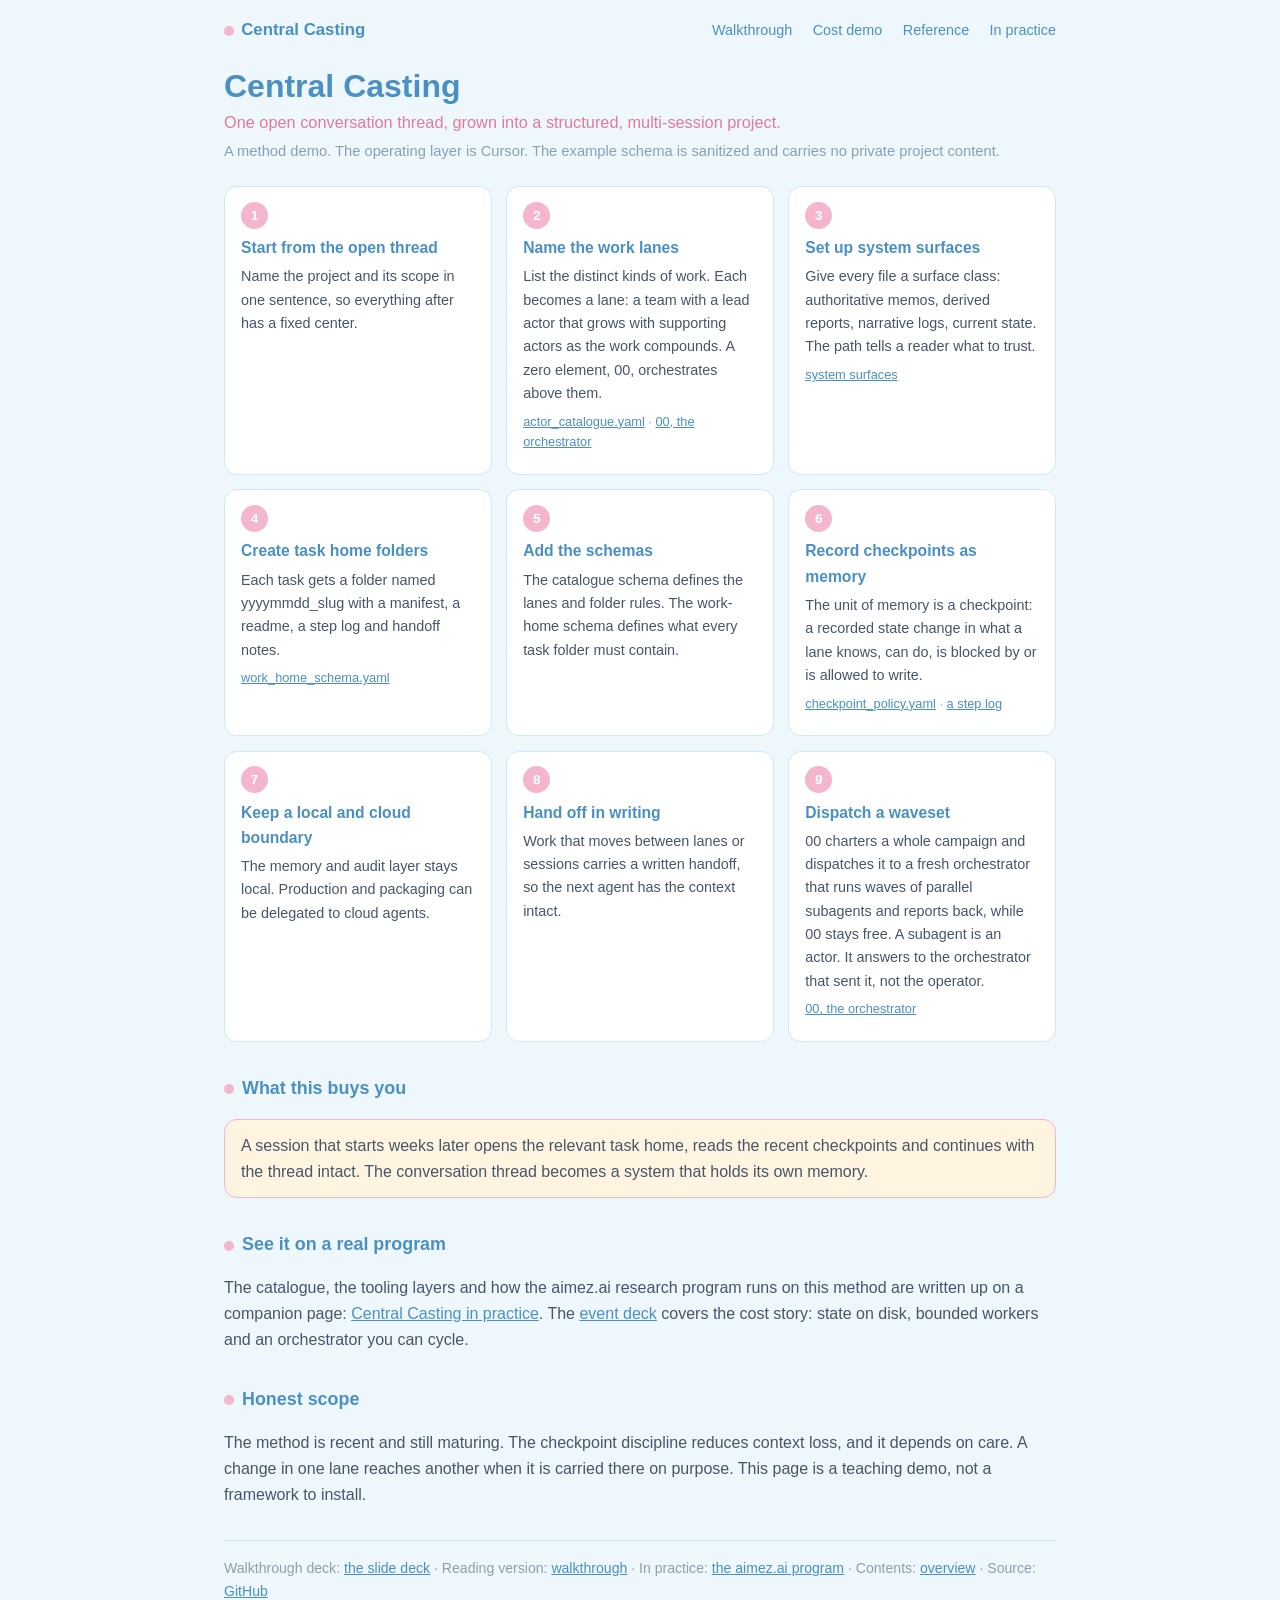
<file: index.html>
<!DOCTYPE html>
<html lang="en">
<head>
  <meta charset="UTF-8">
  <meta name="viewport" content="width=device-width, initial-scale=1.0">
  <title>Central Casting: a conversation thread to a structured project</title>
  <link rel="stylesheet" href="style.css">
</head>
<body>
  <header class="site-nav">
    <a class="brand" href="index.html">Central Casting</a>
    <nav>
      <a href="walkthrough-deck.html">Walkthrough</a>
      <a href="event-deck.html">Cost demo</a>
      <a href="reference.html">Reference</a>
      <a href="aimez-program.html">In practice</a>
    </nav>
  </header>
  <main>
    <h1>Central Casting</h1>
    <p class="subtitle">One open conversation thread, grown into a structured, multi-session project.</p>
    <p class="scope">A method demo. The operating layer is Cursor. The example schema is sanitized and carries no private project content.</p>

    <div class="steps">
      <div class="step">
        <span class="num">1</span>
        <h3>Start from the open thread</h3>
        <p>Name the project and its scope in one sentence, so everything after has a fixed center.</p>
      </div>
      <div class="step">
        <span class="num">2</span>
        <h3>Name the work lanes</h3>
        <p>List the distinct kinds of work. Each becomes a lane: a team with a lead actor that grows with supporting actors as the work compounds. A zero element, 00, orchestrates above them.</p>
        <p class="ref"><a href="example/actor_catalogue.yaml">actor_catalogue.yaml</a> &middot; <a href="example/orchestrator.html">00, the orchestrator</a></p>
      </div>
      <div class="step">
        <span class="num">3</span>
        <h3>Set up system surfaces</h3>
        <p>Give every file a surface class: authoritative memos, derived reports, narrative logs, current state. The path tells a reader what to trust.</p>
        <p class="ref"><a href="example/system-surfaces.html">system surfaces</a></p>
      </div>
      <div class="step">
        <span class="num">4</span>
        <h3>Create task home folders</h3>
        <p>Each task gets a folder named yyyymmdd_slug with a manifest, a readme, a step log and handoff notes.</p>
        <p class="ref"><a href="example/work_home_schema.yaml">work_home_schema.yaml</a></p>
      </div>
      <div class="step">
        <span class="num">5</span>
        <h3>Add the schemas</h3>
        <p>The catalogue schema defines the lanes and folder rules. The work-home schema defines what every task folder must contain.</p>
      </div>
      <div class="step">
        <span class="num">6</span>
        <h3>Record checkpoints as memory</h3>
        <p>The unit of memory is a checkpoint: a recorded state change in what a lane knows, can do, is blocked by or is allowed to write.</p>
        <p class="ref"><a href="example/checkpoint_policy.yaml">checkpoint_policy.yaml</a> &middot; <a href="example/step-log.html">a step log</a></p>
      </div>
      <div class="step">
        <span class="num">7</span>
        <h3>Keep a local and cloud boundary</h3>
        <p>The memory and audit layer stays local. Production and packaging can be delegated to cloud agents.</p>
      </div>
      <div class="step">
        <span class="num">8</span>
        <h3>Hand off in writing</h3>
        <p>Work that moves between lanes or sessions carries a written handoff, so the next agent has the context intact.</p>
      </div>
      <div class="step">
        <span class="num">9</span>
        <h3>Dispatch a waveset</h3>
        <p>00 charters a whole campaign and dispatches it to a fresh orchestrator that runs waves of parallel subagents and reports back, while 00 stays free. A subagent is an actor. It answers to the orchestrator that sent it, not the operator.</p>
        <p class="ref"><a href="example/orchestrator.html">00, the orchestrator</a></p>
      </div>
    </div>

    <h2>What this buys you</h2>
    <div class="callout"><p>A session that starts weeks later opens the relevant task home, reads the recent checkpoints and continues with the thread intact. The conversation thread becomes a system that holds its own memory.</p></div>

  <h2>See it on a real program</h2>
  <p>The catalogue, the tooling layers and how the aimez.ai research program runs on this method are written up on a companion page: <a href="aimez-program.html">Central Casting in practice</a>. The <a href="event-deck.html">event deck</a> covers the cost story: state on disk, bounded workers and an orchestrator you can cycle.</p>

    <h2>Honest scope</h2>
    <p>The method is recent and still maturing. The checkpoint discipline reduces context loss, and it depends on care. A change in one lane reaches another when it is carried there on purpose. This page is a teaching demo, not a framework to install.</p>

    <p class="foot">Walkthrough deck: <a href="walkthrough-deck.html">the slide deck</a> &middot; Reading version: <a href="walkthrough.html">walkthrough</a> &middot; In practice: <a href="aimez-program.html">the aimez.ai program</a> &middot; Contents: <a href="readme.html">overview</a> &middot; Source: <a href="https://github.com/GilRaitses/central-casting">GitHub</a></p>
  </main>
</body>
</html>
</file>
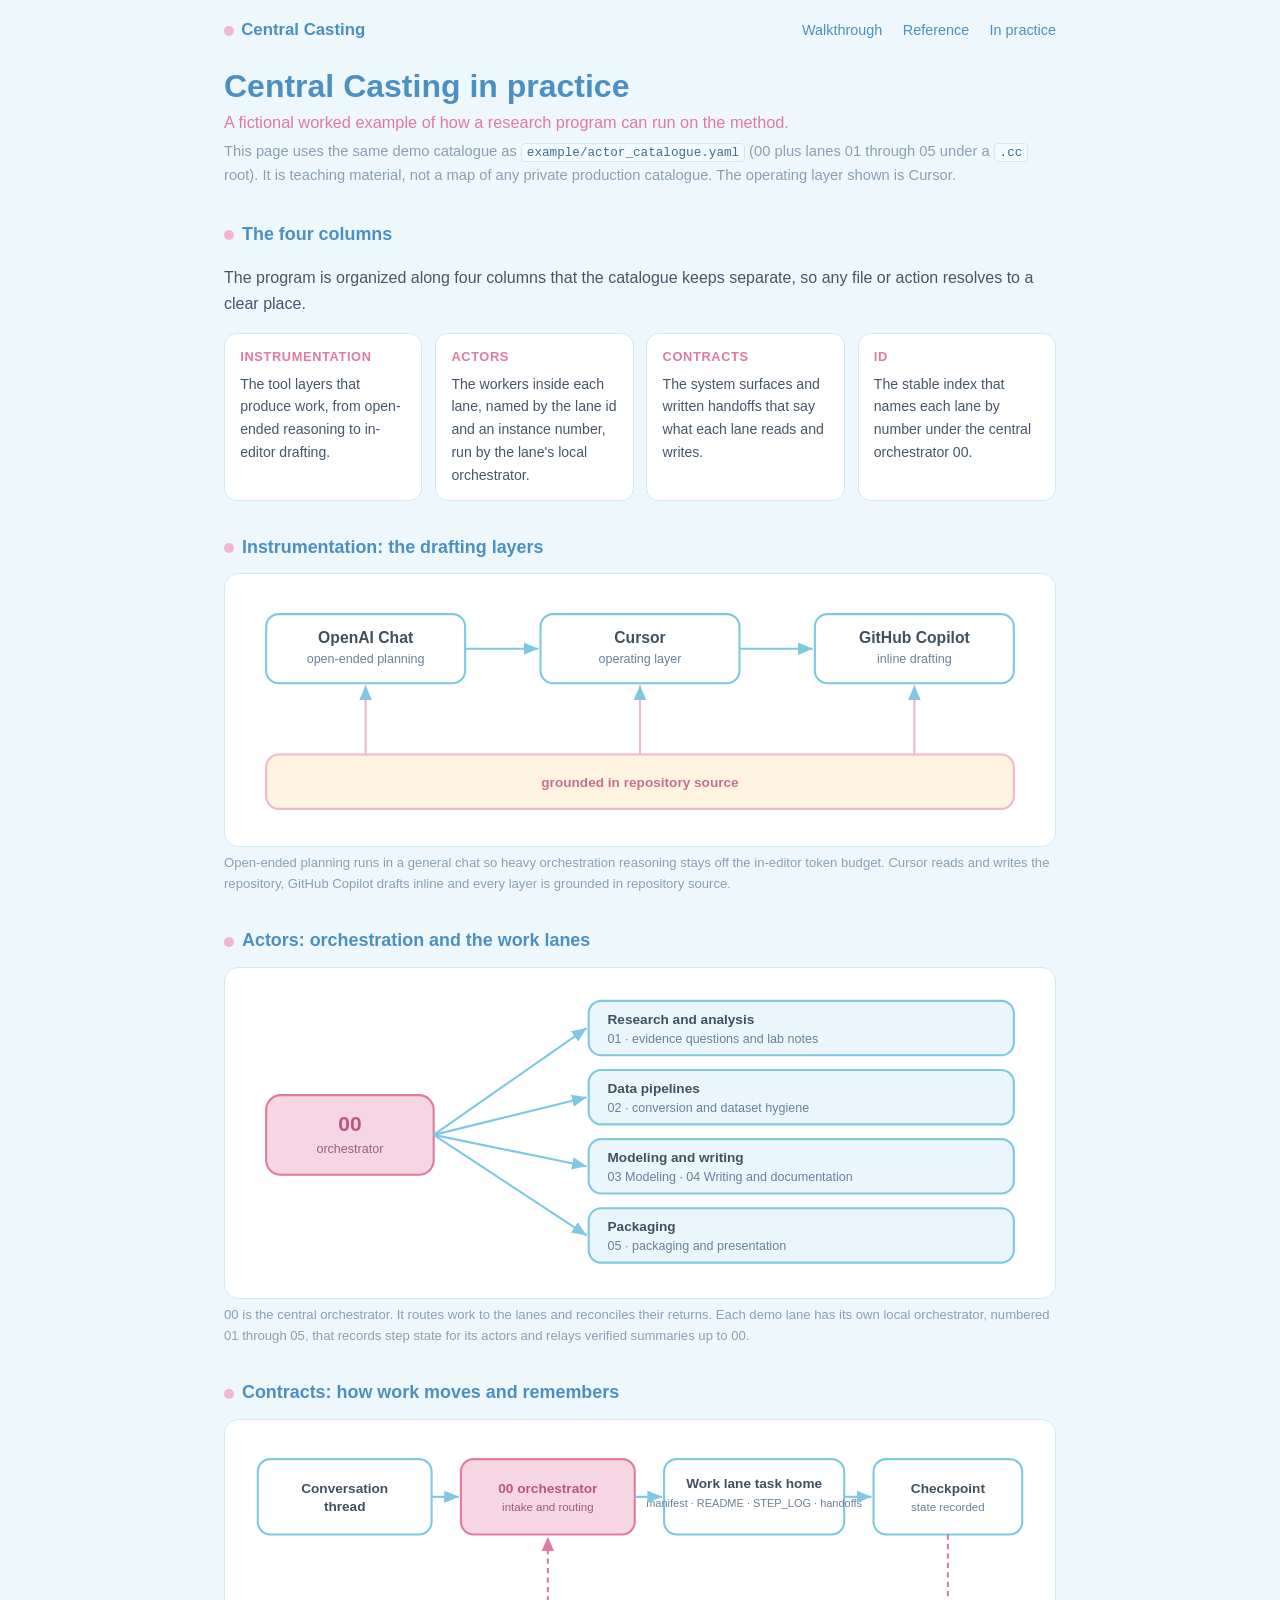
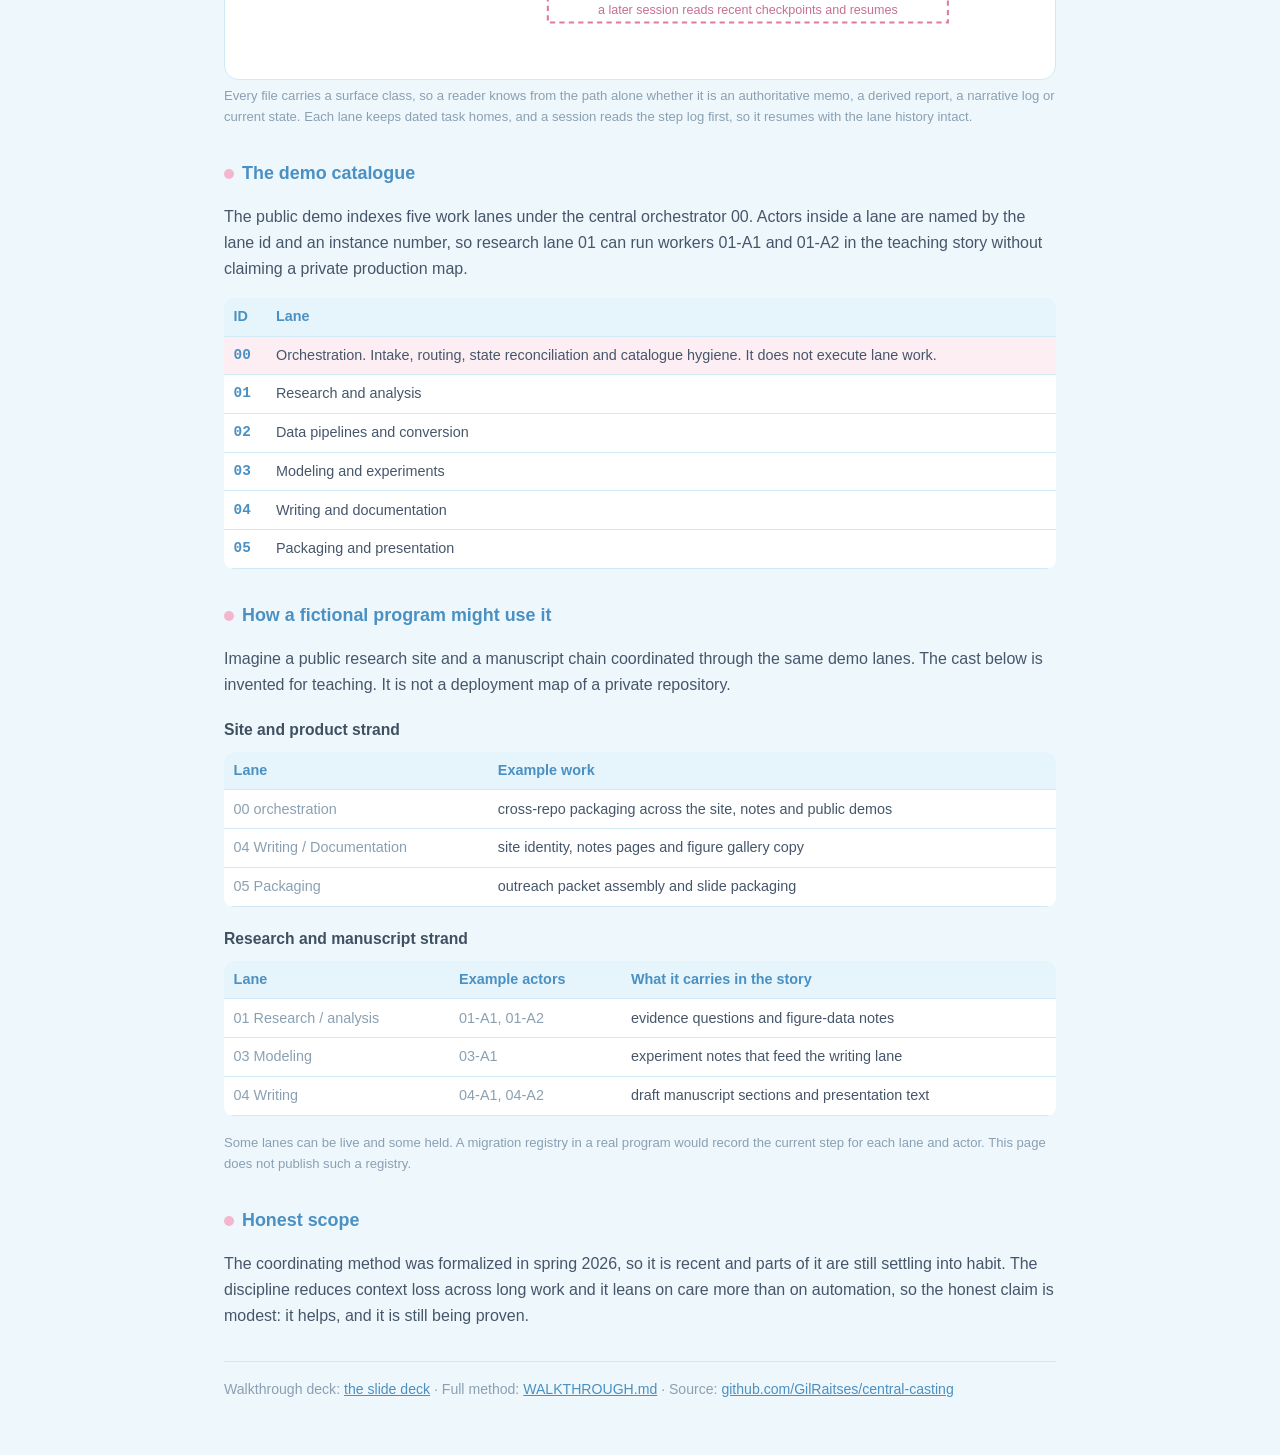
<file: aimez-program.html>
<!DOCTYPE html>
<html lang="en">
<head>
  <meta charset="UTF-8">
  <meta name="viewport" content="width=device-width, initial-scale=1.0">
  <title>Central Casting in practice: a fictional worked example</title>
  <link rel="stylesheet" href="style.css">
</head>
<body>
  <header class="site-nav">
    <a class="brand" href="index.html">Central Casting</a>
    <nav>
      <a href="walkthrough-deck.html">Walkthrough</a>
      <a href="reference.html">Reference</a>
      <a href="aimez-program.html">In practice</a>
    </nav>
  </header>
<main>
  <h1>Central Casting in practice</h1>
  <p class="subtitle">A fictional worked example of how a research program can run on the method.</p>
  <p class="scope">This page uses the same demo catalogue as <code>example/actor_catalogue.yaml</code> (00 plus lanes 01 through 05 under a <code>.cc</code> root). It is teaching material, not a map of any private production catalogue. The operating layer shown is Cursor.</p>

  <h2>The four columns</h2>
  <p>The program is organized along four columns that the catalogue keeps separate, so any file or action resolves to a clear place.</p>
  <div class="cols">
    <div class="col"><h4>Instrumentation</h4><p>The tool layers that produce work, from open-ended reasoning to in-editor drafting.</p></div>
    <div class="col"><h4>Actors</h4><p>The workers inside each lane, named by the lane id and an instance number, run by the lane's local orchestrator.</p></div>
    <div class="col"><h4>Contracts</h4><p>The system surfaces and written handoffs that say what each lane reads and writes.</p></div>
    <div class="col"><h4>ID</h4><p>The stable index that names each lane by number under the central orchestrator 00.</p></div>
  </div>

  <h2>Instrumentation: the drafting layers</h2>
  <div class="diagram">
    <svg viewBox="0 0 762 232" role="img" aria-label="Open-ended planning in a general chat feeds Cursor, which feeds GitHub Copilot, all grounded in repository source">
      <defs>
        <marker id="ar" markerWidth="9" markerHeight="9" refX="7" refY="3" orient="auto" markerUnits="strokeWidth"><path d="M0,0 L7,3 L0,6 z" fill="#7ec8e3"/></marker>
      </defs>
      <g font-family="sans-serif">
        <rect x="24" y="24" width="190" height="66" rx="12" fill="#ffffff" stroke="#7ec8e3" stroke-width="2"/>
        <text x="119" y="52" text-anchor="middle" font-size="15" font-weight="600" fill="#3f5161">OpenAI Chat</text>
        <text x="119" y="71" text-anchor="middle" font-size="12" fill="#6a8198">open-ended planning</text>

        <rect x="286" y="24" width="190" height="66" rx="12" fill="#ffffff" stroke="#7ec8e3" stroke-width="2"/>
        <text x="381" y="52" text-anchor="middle" font-size="15" font-weight="600" fill="#3f5161">Cursor</text>
        <text x="381" y="71" text-anchor="middle" font-size="12" fill="#6a8198">operating layer</text>

        <rect x="548" y="24" width="190" height="66" rx="12" fill="#ffffff" stroke="#7ec8e3" stroke-width="2"/>
        <text x="643" y="52" text-anchor="middle" font-size="15" font-weight="600" fill="#3f5161">GitHub Copilot</text>
        <text x="643" y="71" text-anchor="middle" font-size="12" fill="#6a8198">inline drafting</text>

        <line x1="214" y1="57" x2="284" y2="57" stroke="#7ec8e3" stroke-width="2" marker-end="url(#ar)"/>
        <line x1="476" y1="57" x2="546" y2="57" stroke="#7ec8e3" stroke-width="2" marker-end="url(#ar)"/>

        <rect x="24" y="158" width="714" height="52" rx="12" fill="#fff4e0" stroke="#f3b6cd" stroke-width="2"/>
        <text x="381" y="189" text-anchor="middle" font-size="13" font-weight="600" fill="#c76f93">grounded in repository source</text>

        <line x1="119" y1="158" x2="119" y2="92" stroke="#f3b6cd" stroke-width="2" marker-end="url(#ar)"/>
        <line x1="381" y1="158" x2="381" y2="92" stroke="#f3b6cd" stroke-width="2" marker-end="url(#ar)"/>
        <line x1="643" y1="158" x2="643" y2="92" stroke="#f3b6cd" stroke-width="2" marker-end="url(#ar)"/>
      </g>
    </svg>
  </div>
  <p class="cap">Open-ended planning runs in a general chat so heavy orchestration reasoning stays off the in-editor token budget. Cursor reads and writes the repository, GitHub Copilot drafts inline and every layer is grounded in repository source.</p>

  <h2>Actors: orchestration and the work lanes</h2>
  <div class="diagram">
    <svg viewBox="0 0 762 288" role="img" aria-label="The 00 orchestrator routes work to five demo lanes">
      <defs>
        <marker id="ar2" markerWidth="9" markerHeight="9" refX="7" refY="3" orient="auto" markerUnits="strokeWidth"><path d="M0,0 L7,3 L0,6 z" fill="#7ec8e3"/></marker>
      </defs>
      <g font-family="sans-serif">
        <rect x="24" y="108" width="160" height="76" rx="14" fill="#f7d6e3" stroke="#e07a9f" stroke-width="2"/>
        <text x="104" y="142" text-anchor="middle" font-size="20" font-weight="700" fill="#b8567f">00</text>
        <text x="104" y="163" text-anchor="middle" font-size="12" fill="#a05c79">orchestrator</text>

        <rect x="332" y="18" width="406" height="52" rx="12" fill="#eaf6fc" stroke="#7ec8e3" stroke-width="2"/>
        <text x="350" y="40" font-size="13" font-weight="600" fill="#3f5161">Research and analysis</text>
        <text x="350" y="58" font-size="12" fill="#6a8198">01 · evidence questions and lab notes</text>

        <rect x="332" y="84" width="406" height="52" rx="12" fill="#eaf6fc" stroke="#7ec8e3" stroke-width="2"/>
        <text x="350" y="106" font-size="13" font-weight="600" fill="#3f5161">Data pipelines</text>
        <text x="350" y="124" font-size="12" fill="#6a8198">02 · conversion and dataset hygiene</text>

        <rect x="332" y="150" width="406" height="52" rx="12" fill="#eaf6fc" stroke="#7ec8e3" stroke-width="2"/>
        <text x="350" y="172" font-size="13" font-weight="600" fill="#3f5161">Modeling and writing</text>
        <text x="350" y="190" font-size="12" fill="#6a8198">03 Modeling · 04 Writing and documentation</text>

        <rect x="332" y="216" width="406" height="52" rx="12" fill="#eaf6fc" stroke="#7ec8e3" stroke-width="2"/>
        <text x="350" y="238" font-size="13" font-weight="600" fill="#3f5161">Packaging</text>
        <text x="350" y="256" font-size="12" fill="#6a8198">05 · packaging and presentation</text>

        <line x1="184" y1="146" x2="330" y2="44" stroke="#7ec8e3" stroke-width="2" marker-end="url(#ar2)"/>
        <line x1="184" y1="146" x2="330" y2="110" stroke="#7ec8e3" stroke-width="2" marker-end="url(#ar2)"/>
        <line x1="184" y1="146" x2="330" y2="176" stroke="#7ec8e3" stroke-width="2" marker-end="url(#ar2)"/>
        <line x1="184" y1="146" x2="330" y2="242" stroke="#7ec8e3" stroke-width="2" marker-end="url(#ar2)"/>
      </g>
    </svg>
  </div>
  <p class="cap">00 is the central orchestrator. It routes work to the lanes and reconciles their returns. Each demo lane has its own local orchestrator, numbered 01 through 05, that records step state for its actors and relays verified summaries up to 00.</p>

  <h2>Contracts: how work moves and remembers</h2>
  <div class="diagram">
    <svg viewBox="0 0 762 220" role="img" aria-label="A thread is routed by 00 to a work lane task home, which records checkpoints a later session reads to resume">
      <defs>
        <marker id="ar3" markerWidth="9" markerHeight="9" refX="7" refY="3" orient="auto" markerUnits="strokeWidth"><path d="M0,0 L7,3 L0,6 z" fill="#7ec8e3"/></marker>
        <marker id="ar3p" markerWidth="9" markerHeight="9" refX="7" refY="3" orient="auto" markerUnits="strokeWidth"><path d="M0,0 L7,3 L0,6 z" fill="#e07a9f"/></marker>
      </defs>
      <g font-family="sans-serif">
        <rect x="16" y="24" width="166" height="72" rx="12" fill="#ffffff" stroke="#7ec8e3" stroke-width="2"/>
        <text x="99" y="56" text-anchor="middle" font-size="13" font-weight="600" fill="#3f5161">Conversation</text>
        <text x="99" y="74" text-anchor="middle" font-size="13" font-weight="600" fill="#3f5161">thread</text>

        <rect x="210" y="24" width="166" height="72" rx="12" fill="#f7d6e3" stroke="#e07a9f" stroke-width="2"/>
        <text x="293" y="56" text-anchor="middle" font-size="13" font-weight="600" fill="#b8567f">00 orchestrator</text>
        <text x="293" y="74" text-anchor="middle" font-size="11" fill="#a05c79">intake and routing</text>

        <rect x="404" y="24" width="172" height="72" rx="12" fill="#ffffff" stroke="#7ec8e3" stroke-width="2"/>
        <text x="490" y="52" text-anchor="middle" font-size="13" font-weight="600" fill="#3f5161">Work lane task home</text>
        <text x="490" y="70" text-anchor="middle" font-size="10.5" fill="#6a8198">manifest &#183; README &#183; STEP&#95;LOG &#183; handoffs</text>

        <rect x="604" y="24" width="142" height="72" rx="12" fill="#ffffff" stroke="#7ec8e3" stroke-width="2"/>
        <text x="675" y="56" text-anchor="middle" font-size="13" font-weight="600" fill="#3f5161">Checkpoint</text>
        <text x="675" y="74" text-anchor="middle" font-size="11" fill="#6a8198">state recorded</text>

        <line x1="182" y1="60" x2="208" y2="60" stroke="#7ec8e3" stroke-width="2" marker-end="url(#ar3)"/>
        <line x1="376" y1="60" x2="402" y2="60" stroke="#7ec8e3" stroke-width="2" marker-end="url(#ar3)"/>
        <line x1="576" y1="60" x2="602" y2="60" stroke="#7ec8e3" stroke-width="2" marker-end="url(#ar3)"/>

        <path d="M675,96 L675,180 L293,180 L293,98" fill="none" stroke="#e07a9f" stroke-width="2" stroke-dasharray="5,4" marker-end="url(#ar3p)"/>
        <text x="484" y="172" text-anchor="middle" font-size="12" fill="#c76f93">a later session reads recent checkpoints and resumes</text>
      </g>
    </svg>
  </div>
  <p class="cap">Every file carries a surface class, so a reader knows from the path alone whether it is an authoritative memo, a derived report, a narrative log or current state. Each lane keeps dated task homes, and a session reads the step log first, so it resumes with the lane history intact.</p>

  <h2>The demo catalogue</h2>
  <p>The public demo indexes five work lanes under the central orchestrator 00. Actors inside a lane are named by the lane id and an instance number, so research lane 01 can run workers 01-A1 and 01-A2 in the teaching story without claiming a private production map.</p>
  <table>
    <tr><th>ID</th><th>Lane</th></tr>
    <tr class="o0"><td class="id">00</td><td>Orchestration. Intake, routing, state reconciliation and catalogue hygiene. It does not execute lane work.</td></tr>
    <tr><td class="id">01</td><td>Research and analysis</td></tr>
    <tr><td class="id">02</td><td>Data pipelines and conversion</td></tr>
    <tr><td class="id">03</td><td>Modeling and experiments</td></tr>
    <tr><td class="id">04</td><td>Writing and documentation</td></tr>
    <tr><td class="id">05</td><td>Packaging and presentation</td></tr>
  </table>

  <h2>How a fictional program might use it</h2>
  <p>Imagine a public research site and a manuscript chain coordinated through the same demo lanes. The cast below is invented for teaching. It is not a deployment map of a private repository.</p>

  <h3>Site and product strand</h3>
  <table>
    <tr><th>Lane</th><th>Example work</th></tr>
    <tr><td class="lt">00 orchestration</td><td>cross-repo packaging across the site, notes and public demos</td></tr>
    <tr><td class="lt">04 Writing / Documentation</td><td>site identity, notes pages and figure gallery copy</td></tr>
    <tr><td class="lt">05 Packaging</td><td>outreach packet assembly and slide packaging</td></tr>
  </table>

  <h3>Research and manuscript strand</h3>
  <table>
    <tr><th>Lane</th><th>Example actors</th><th>What it carries in the story</th></tr>
    <tr><td class="lt">01 Research / analysis</td><td class="lt">01-A1, 01-A2</td><td>evidence questions and figure-data notes</td></tr>
    <tr><td class="lt">03 Modeling</td><td class="lt">03-A1</td><td>experiment notes that feed the writing lane</td></tr>
    <tr><td class="lt">04 Writing</td><td class="lt">04-A1, 04-A2</td><td>draft manuscript sections and presentation text</td></tr>
  </table>
  <p class="cap">Some lanes can be live and some held. A migration registry in a real program would record the current step for each lane and actor. This page does not publish such a registry.</p>

  <h2>Honest scope</h2>
  <p>The coordinating method was formalized in spring 2026, so it is recent and parts of it are still settling into habit. The discipline reduces context loss across long work and it leans on care more than on automation, so the honest claim is modest: it helps, and it is still being proven.</p>

  <p class="foot">Walkthrough deck: <a href="walkthrough-deck.html">the slide deck</a> &middot; Full method: <a href="WALKTHROUGH.md">WALKTHROUGH.md</a> &middot; Source: <a href="https://github.com/GilRaitses/central-casting">github.com/GilRaitses/central-casting</a></p>
</main>
</body>
</html>
</file>
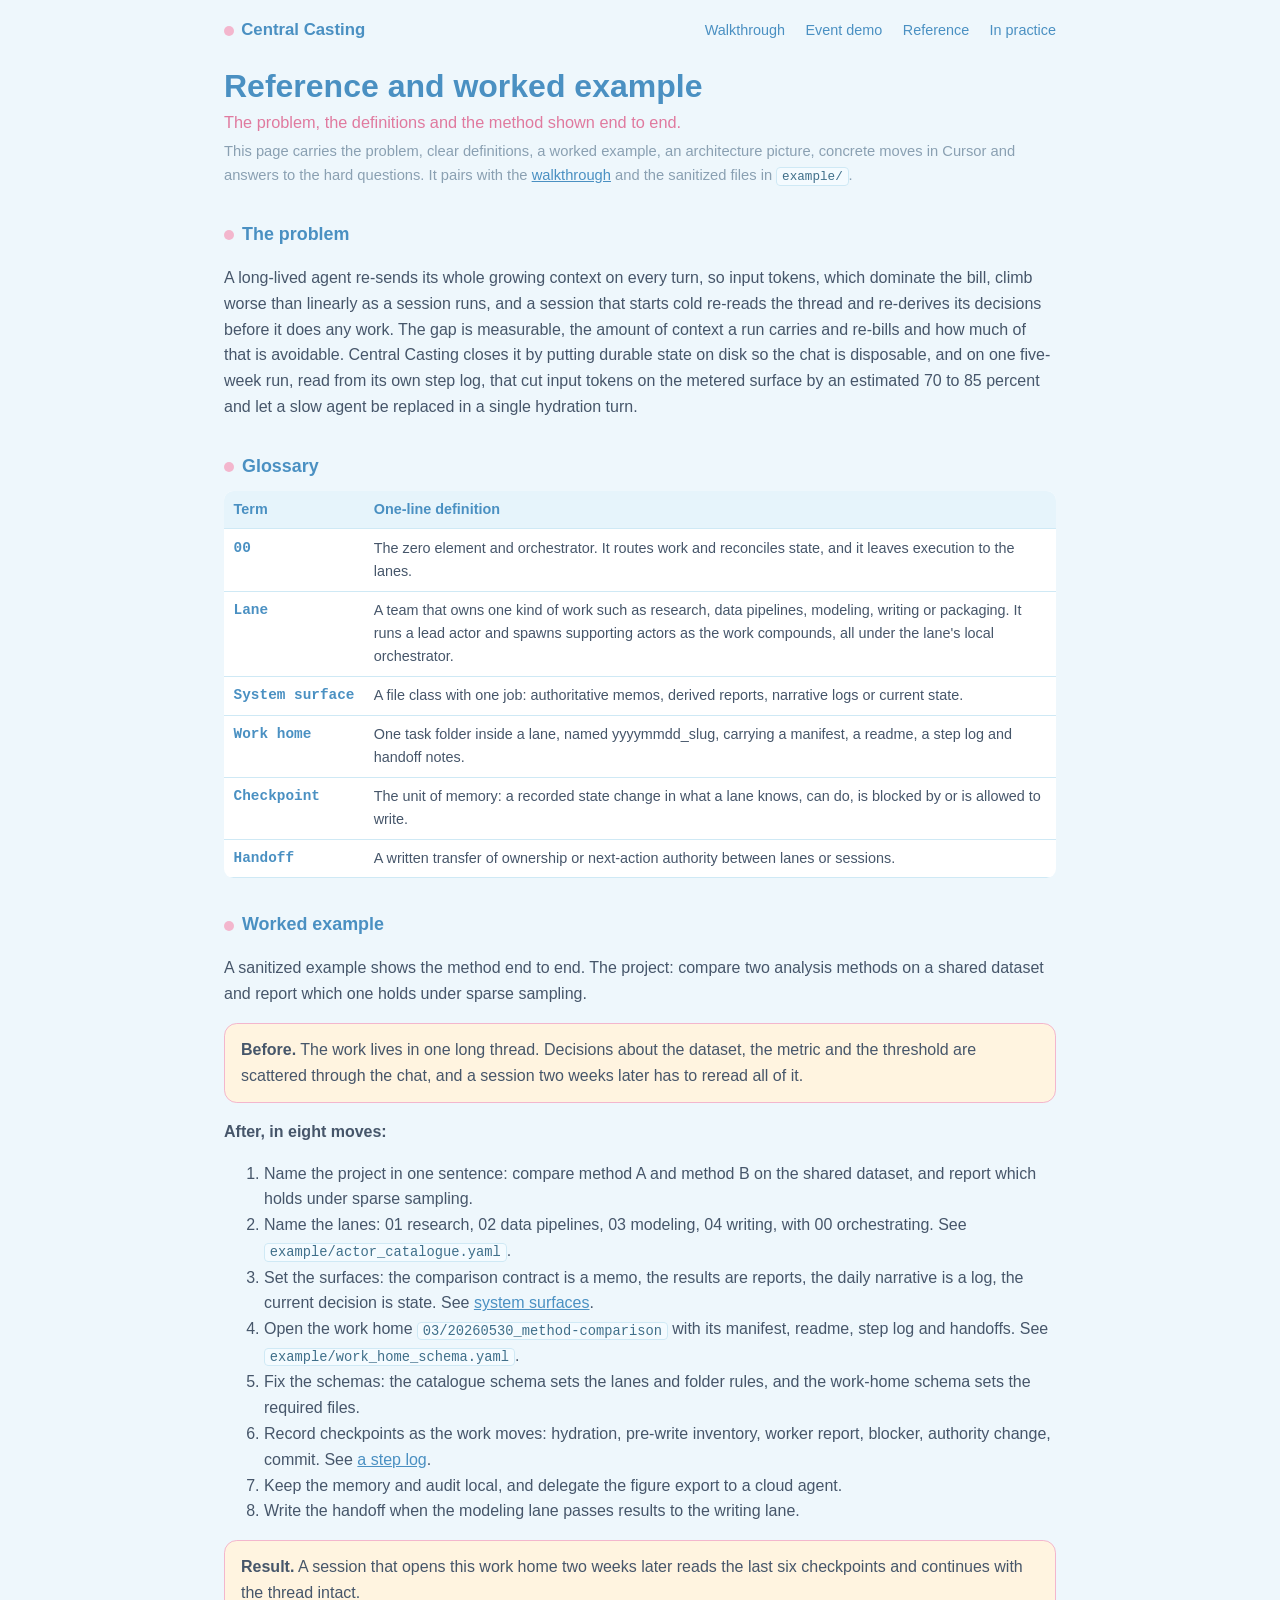
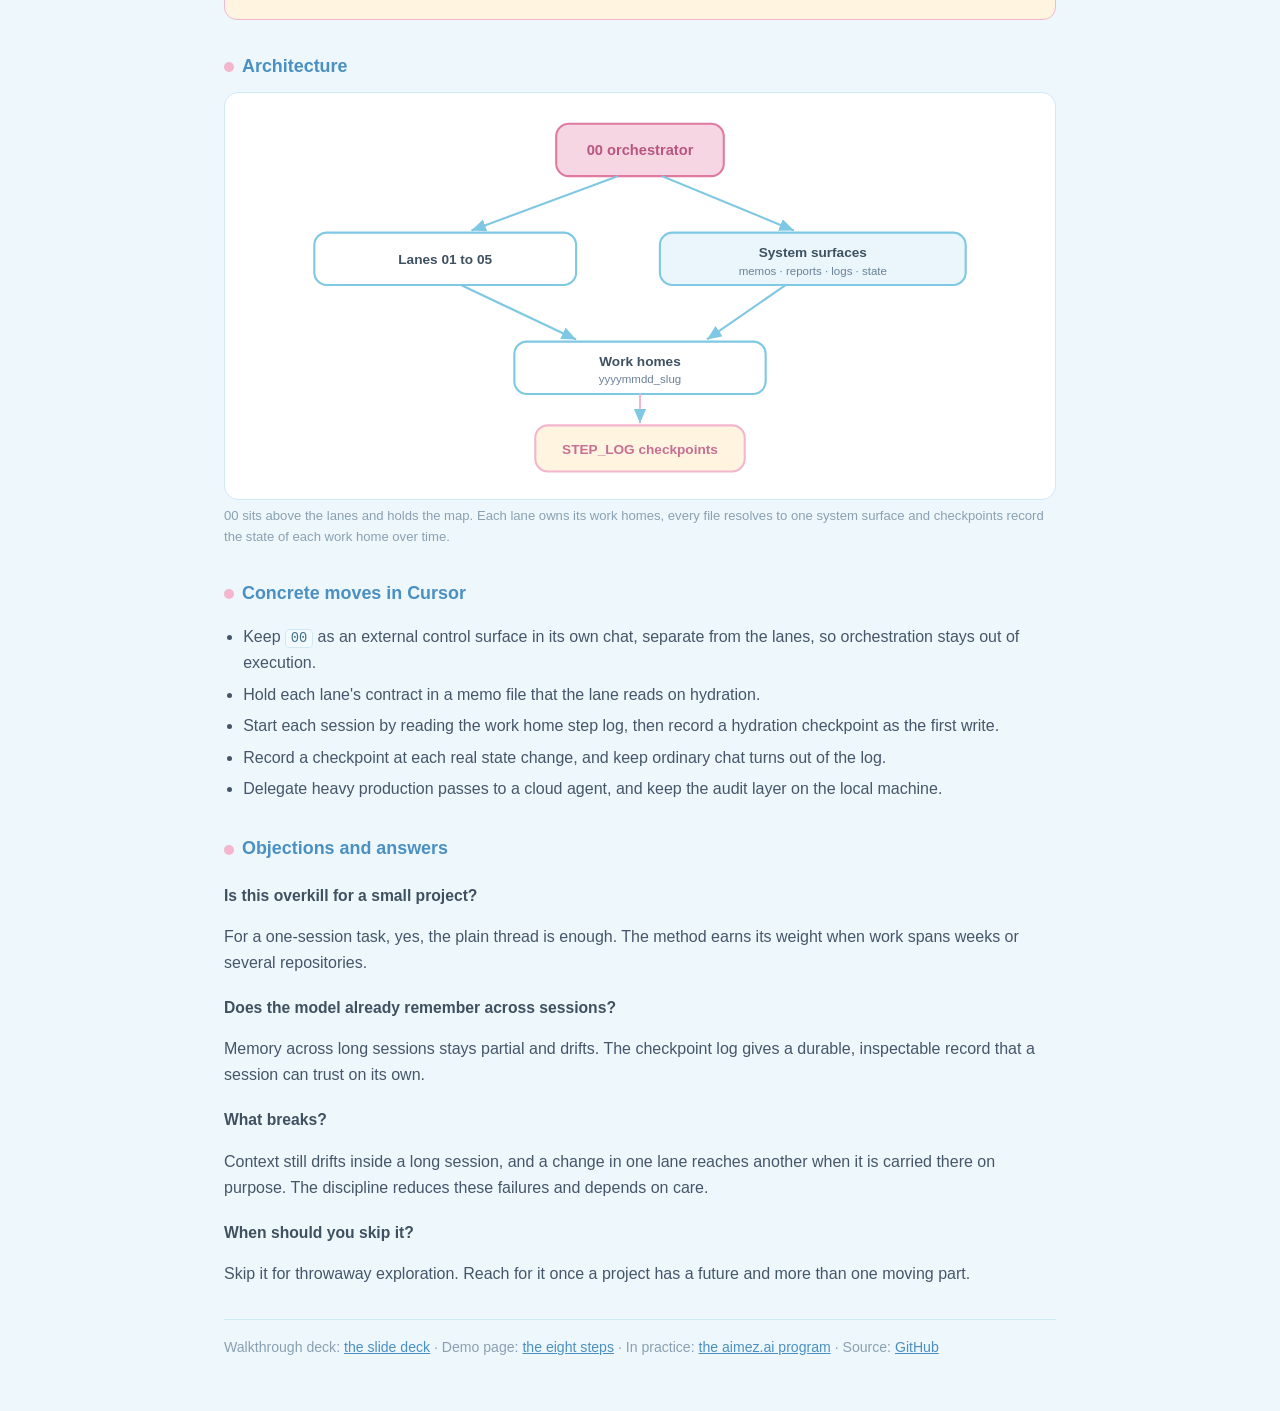
<file: demo-source.html>
<!DOCTYPE html>
<html lang="en">
<head>
  <meta charset="UTF-8">
  <meta name="viewport" content="width=device-width, initial-scale=1.0">
  <title>Central Casting: reference and worked example</title>
  <link rel="stylesheet" href="style.css">
</head>
<body>
  <header class="site-nav">
    <a class="brand" href="index.html">Central Casting</a>
    <nav>
      <a href="walkthrough-deck.html">Walkthrough</a>
      <a href="event-deck.html">Event demo</a>
      <a href="demo-source.html">Reference</a>
      <a href="aimez-program.html">In practice</a>
    </nav>
  </header>
  <main>
    <h1>Reference and worked example</h1>
    <p class="subtitle">The problem, the definitions and the method shown end to end.</p>
    <p class="scope">This page carries the problem, clear definitions, a worked example, an architecture picture, concrete moves in Cursor and answers to the hard questions. It pairs with the <a href="walkthrough.html">walkthrough</a> and the sanitized files in <code>example/</code>.</p>

    <h2>The problem</h2>
    <p>A long-lived agent re-sends its whole growing context on every turn, so input tokens, which dominate the bill, climb worse than linearly as a session runs, and a session that starts cold re-reads the thread and re-derives its decisions before it does any work. The gap is measurable, the amount of context a run carries and re-bills and how much of that is avoidable. Central Casting closes it by putting durable state on disk so the chat is disposable, and on one five-week run, read from its own step log, that cut input tokens on the metered surface by an estimated 70 to 85 percent and let a slow agent be replaced in a single hydration turn.</p>

    <h2>Glossary</h2>
    <table>
      <tr><th>Term</th><th>One-line definition</th></tr>
      <tr><td class="id">00</td><td>The zero element and orchestrator. It routes work and reconciles state, and it leaves execution to the lanes.</td></tr>
      <tr><td class="id">Lane</td><td>A team that owns one kind of work such as research, data pipelines, modeling, writing or packaging. It runs a lead actor and spawns supporting actors as the work compounds, all under the lane's local orchestrator.</td></tr>
      <tr><td class="id">System surface</td><td>A file class with one job: authoritative memos, derived reports, narrative logs or current state.</td></tr>
      <tr><td class="id">Work home</td><td>One task folder inside a lane, named yyyymmdd_slug, carrying a manifest, a readme, a step log and handoff notes.</td></tr>
      <tr><td class="id">Checkpoint</td><td>The unit of memory: a recorded state change in what a lane knows, can do, is blocked by or is allowed to write.</td></tr>
      <tr><td class="id">Handoff</td><td>A written transfer of ownership or next-action authority between lanes or sessions.</td></tr>
    </table>

    <h2>Worked example</h2>
    <p>A sanitized example shows the method end to end. The project: compare two analysis methods on a shared dataset and report which one holds under sparse sampling.</p>
    <div class="callout"><p><strong>Before.</strong> The work lives in one long thread. Decisions about the dataset, the metric and the threshold are scattered through the chat, and a session two weeks later has to reread all of it.</p></div>
    <p><strong>After, in eight moves:</strong></p>
    <ol>
      <li>Name the project in one sentence: compare method A and method B on the shared dataset, and report which holds under sparse sampling.</li>
      <li>Name the lanes: 01 research, 02 data pipelines, 03 modeling, 04 writing, with 00 orchestrating. See <code>example/actor_catalogue.yaml</code>.</li>
      <li>Set the surfaces: the comparison contract is a memo, the results are reports, the daily narrative is a log, the current decision is state. See <a href="example/system-surfaces.html">system surfaces</a>.</li>
      <li>Open the work home <code>03/20260530_method-comparison</code> with its manifest, readme, step log and handoffs. See <code>example/work_home_schema.yaml</code>.</li>
      <li>Fix the schemas: the catalogue schema sets the lanes and folder rules, and the work-home schema sets the required files.</li>
      <li>Record checkpoints as the work moves: hydration, pre-write inventory, worker report, blocker, authority change, commit. See <a href="example/step-log.html">a step log</a>.</li>
      <li>Keep the memory and audit local, and delegate the figure export to a cloud agent.</li>
      <li>Write the handoff when the modeling lane passes results to the writing lane.</li>
    </ol>
    <div class="callout"><p><strong>Result.</strong> A session that opens this work home two weeks later reads the last six checkpoints and continues with the thread intact.</p></div>

    <h2>Architecture</h2>
    <div class="diagram">
      <svg viewBox="0 0 762 360" role="img" aria-label="00 sits above the lanes and the system surfaces; lanes and surfaces feed work homes, which record step-log checkpoints">
        <defs>
          <marker id="ad" markerWidth="9" markerHeight="9" refX="7" refY="3" orient="auto" markerUnits="strokeWidth"><path d="M0,0 L7,3 L0,6 z" fill="#7ec8e3"/></marker>
        </defs>
        <g font-family="sans-serif">
          <rect x="301" y="16" width="160" height="50" rx="12" fill="#f7d6e3" stroke="#e07a9f" stroke-width="2"/>
          <text x="381" y="46" text-anchor="middle" font-size="14" font-weight="700" fill="#b8567f">00 orchestrator</text>

          <rect x="70" y="120" width="250" height="50" rx="12" fill="#ffffff" stroke="#7ec8e3" stroke-width="2"/>
          <text x="195" y="150" text-anchor="middle" font-size="13" font-weight="600" fill="#3f5161">Lanes 01 to 05</text>

          <rect x="400" y="120" width="292" height="50" rx="12" fill="#eaf6fc" stroke="#7ec8e3" stroke-width="2"/>
          <text x="546" y="143" text-anchor="middle" font-size="13" font-weight="600" fill="#3f5161">System surfaces</text>
          <text x="546" y="160" text-anchor="middle" font-size="11" fill="#6a8198">memos &#183; reports &#183; logs &#183; state</text>

          <rect x="261" y="224" width="240" height="50" rx="12" fill="#ffffff" stroke="#7ec8e3" stroke-width="2"/>
          <text x="381" y="247" text-anchor="middle" font-size="13" font-weight="600" fill="#3f5161">Work homes</text>
          <text x="381" y="264" text-anchor="middle" font-size="11" fill="#6a8198">yyyymmdd&#95;slug</text>

          <rect x="281" y="304" width="200" height="44" rx="12" fill="#fff4e0" stroke="#f3b6cd" stroke-width="2"/>
          <text x="381" y="331" text-anchor="middle" font-size="13" font-weight="600" fill="#c76f93">STEP&#95;LOG checkpoints</text>

          <line x1="360" y1="66" x2="220" y2="118" stroke="#7ec8e3" stroke-width="2" marker-end="url(#ad)"/>
          <line x1="402" y1="66" x2="528" y2="118" stroke="#7ec8e3" stroke-width="2" marker-end="url(#ad)"/>
          <line x1="210" y1="170" x2="320" y2="222" stroke="#7ec8e3" stroke-width="2" marker-end="url(#ad)"/>
          <line x1="520" y1="170" x2="445" y2="222" stroke="#7ec8e3" stroke-width="2" marker-end="url(#ad)"/>
          <line x1="381" y1="274" x2="381" y2="302" stroke="#f3b6cd" stroke-width="2" marker-end="url(#ad)"/>
        </g>
      </svg>
    </div>
    <p class="cap">00 sits above the lanes and holds the map. Each lane owns its work homes, every file resolves to one system surface and checkpoints record the state of each work home over time.</p>

    <h2>Concrete moves in Cursor</h2>
    <ul class="plain">
      <li>Keep <code>00</code> as an external control surface in its own chat, separate from the lanes, so orchestration stays out of execution.</li>
      <li>Hold each lane's contract in a memo file that the lane reads on hydration.</li>
      <li>Start each session by reading the work home step log, then record a hydration checkpoint as the first write.</li>
      <li>Record a checkpoint at each real state change, and keep ordinary chat turns out of the log.</li>
      <li>Delegate heavy production passes to a cloud agent, and keep the audit layer on the local machine.</li>
    </ul>

    <h2>Objections and answers</h2>
    <h3>Is this overkill for a small project?</h3>
    <p>For a one-session task, yes, the plain thread is enough. The method earns its weight when work spans weeks or several repositories.</p>
    <h3>Does the model already remember across sessions?</h3>
    <p>Memory across long sessions stays partial and drifts. The checkpoint log gives a durable, inspectable record that a session can trust on its own.</p>
    <h3>What breaks?</h3>
    <p>Context still drifts inside a long session, and a change in one lane reaches another when it is carried there on purpose. The discipline reduces these failures and depends on care.</p>
    <h3>When should you skip it?</h3>
    <p>Skip it for throwaway exploration. Reach for it once a project has a future and more than one moving part.</p>

    <p class="foot">Walkthrough deck: <a href="walkthrough-deck.html">the slide deck</a> &middot; Demo page: <a href="index.html">the eight steps</a> &middot; In practice: <a href="aimez-program.html">the aimez.ai program</a> &middot; Source: <a href="https://github.com/GilRaitses/central-casting">GitHub</a></p>
  </main>
</body>
</html>
</file>
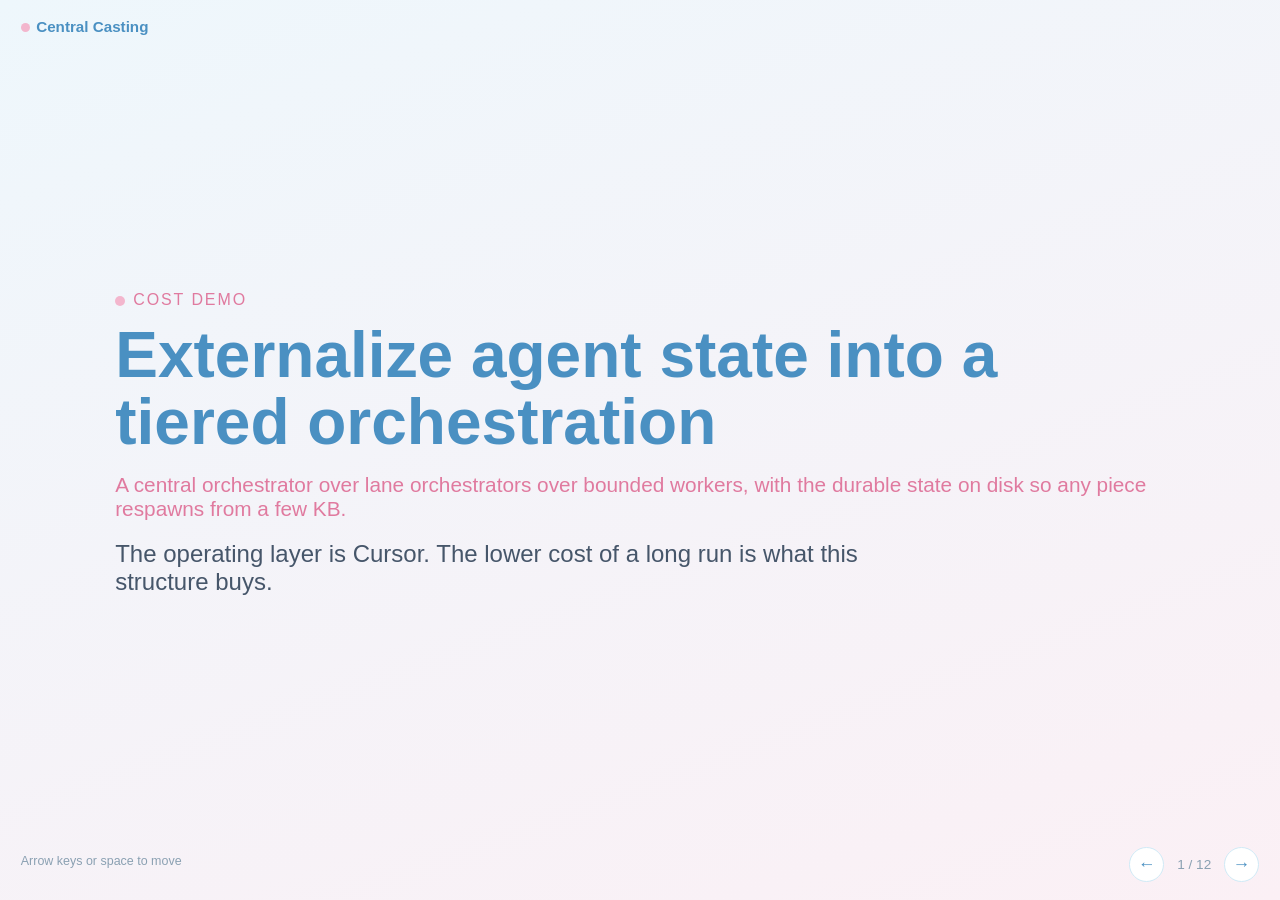
<file: event-deck.html>
<!DOCTYPE html>
<html lang="en">
<head>
  <meta charset="UTF-8">
  <meta name="viewport" content="width=device-width, initial-scale=1.0">
  <title>Central Casting: the cost deck</title>
  <style>
    :root {
      color-scheme: light dark;
      --bg:#eef7fc; --card:#ffffff; --ink:#46566a; --muted:#8aa0b2;
      --blue:#7ec8e3; --blue-deep:#4a90c2; --pink:#f3b6cd; --pink-deep:#e07a9f;
      --cream:#fff4e0; --border:#cfe9f5; --code-bg:#f4fbff;
    }
    * { box-sizing: border-box; }
    html, body { height: 100%; margin: 0; }
    body {
      font-family: -apple-system, BlinkMacSystemFont, "Helvetica Neue", Arial, sans-serif;
      color: var(--ink);
      background: linear-gradient(160deg, #eef7fc 0%, #fbf0f5 100%);
      overflow: hidden;
    }
    .deck { height: 100vh; width: 100vw; position: relative; }
    .slide {
      position: absolute; inset: 0;
      display: none;
      flex-direction: column; justify-content: center;
      padding: clamp(1.4rem, 6vw, 5rem) clamp(1.4rem, 9vw, 8rem);
      animation: fade 0.35s ease;
    }
    .slide.active { display: flex; }
    @keyframes fade { from { opacity: 0; transform: translateY(8px); } to { opacity: 1; transform: none; } }

    .kicker { color: var(--pink-deep); font-size: clamp(0.8rem, 1.4vw, 1rem); letter-spacing: 0.12em; text-transform: uppercase; margin: 0 0 0.8rem; }
    .kicker::before { content: ""; display: inline-block; width: 10px; height: 10px; border-radius: 50%; background: var(--pink); margin-right: 0.5rem; vertical-align: middle; }
    h1 { font-size: clamp(2rem, 5.5vw, 4rem); line-height: 1.05; margin: 0 0 1rem; color: var(--blue-deep); font-weight: 700; }
    h2 { font-size: clamp(1.5rem, 3.6vw, 2.6rem); line-height: 1.12; margin: 0 0 1rem; color: var(--blue-deep); font-weight: 700; }
    p.lead { font-size: clamp(1rem, 2vw, 1.5rem); color: var(--ink); max-width: 60ch; margin: 0 0 0.8rem; }
    p.sub { font-size: clamp(0.95rem, 1.7vw, 1.3rem); color: var(--pink-deep); margin: 0 0 1.2rem; }
    .def { font-size: clamp(1rem, 1.9vw, 1.4rem); color: var(--ink); max-width: 62ch; }
    .def strong { color: var(--blue-deep); }
    .tag { display: inline-block; background: #fdeef4; color: var(--pink-deep); border-radius: 6px; padding: 0.08rem 0.5rem; font-size: 0.7em; font-weight: 600; letter-spacing: 0.04em; vertical-align: middle; }

    ul, ol { font-size: clamp(0.98rem, 1.8vw, 1.35rem); max-width: 64ch; margin: 0.3rem 0; padding-left: 1.4rem; }
    li { margin-bottom: 0.55rem; }
    li b { color: var(--blue-deep); }

    .stat-row { display: grid; grid-template-columns: repeat(auto-fit, minmax(130px, 1fr)); gap: 0.8rem; max-width: 70ch; margin: 0.6rem 0 1rem; }
    .stat { background: var(--card); border: 1px solid var(--border); border-radius: 0.8rem; padding: 0.9rem 0.8rem; text-align: center; }
    .stat b { display: block; font-size: clamp(1.6rem, 3vw, 2.4rem); color: var(--blue-deep); }
    .stat span { font-size: clamp(0.75rem, 1.1vw, 0.95rem); color: var(--muted); }

    table { width: 100%; max-width: 78ch; border-collapse: collapse; background: var(--card); border-radius: 0.6rem; overflow: hidden; font-size: clamp(0.78rem, 1.3vw, 1.02rem); }
    th, td { text-align: left; padding: 0.45rem 0.7rem; border-bottom: 1px solid var(--border); vertical-align: top; }
    th { color: var(--blue-deep); background: #e6f4fb; font-weight: 600; }
    td.lt { color: var(--pink-deep); font-weight: 600; white-space: nowrap; }

    .tree { background: var(--card); border: 1px solid var(--border); border-radius: 0.9rem; padding: 1rem 1.1rem; font-family: ui-monospace, Menlo, monospace; font-size: clamp(0.72rem, 1.2vw, 0.95rem); color: #3f5161; line-height: 1.85; white-space: pre; overflow-x: auto; max-width: 70ch; }
    .tree .note { color: #8aa0b2; font-style: italic; }

    .flow { display: flex; align-items: center; flex-wrap: wrap; gap: 0.55rem; font-size: clamp(0.82rem, 1.3vw, 1.05rem); }
    .node { background: var(--card); border: 2px solid var(--blue); border-radius: 0.8rem; padding: 0.55rem 0.85rem; font-weight: 600; color: var(--blue-deep); }
    .node.pink { border-color: var(--pink-deep); color: var(--pink-deep); background: #fdeef4; }
    .arrow { color: var(--blue); font-size: 1.3rem; }

    .panel { background: #fff8ef; border: 1px solid var(--pink); border-radius: 0.9rem; padding: 1rem 1.2rem; max-width: 64ch; }
    .panel .big { font-size: clamp(1.3rem, 2.6vw, 2rem); font-weight: 700; color: var(--pink-deep); margin: 0; }
    .panel small { color: #6a7886; font-size: clamp(0.8rem, 1.2vw, 1rem); }

    .links a { display: inline-block; margin: 0.3rem 1rem 0.3rem 0; color: var(--blue-deep); font-size: clamp(0.95rem, 1.6vw, 1.2rem); font-weight: 600; text-decoration: none; border-bottom: 2px solid var(--pink); padding-bottom: 1px; }
    .links a:hover { color: var(--pink-deep); }

    .hud { position: fixed; bottom: 1.1rem; right: 1.3rem; display: flex; align-items: center; gap: 0.8rem; z-index: 10; }
    .count { color: var(--muted); font-size: 0.85rem; font-variant-numeric: tabular-nums; }
    .nav-btn { width: 2.2rem; height: 2.2rem; border-radius: 50%; border: 1px solid var(--border); background: var(--card); color: var(--blue-deep); font-size: 1.1rem; cursor: pointer; line-height: 1; }
    .nav-btn:hover { background: #fdeef4; border-color: var(--pink); }
    .home-link { position: fixed; top: 1.1rem; left: 1.3rem; z-index: 10; color: var(--blue-deep); text-decoration: none; font-weight: 700; font-size: 0.95rem; }
    .home-link::before { content: ""; display: inline-block; width: 9px; height: 9px; border-radius: 50%; background: var(--pink); margin-right: 0.4rem; vertical-align: middle; }
    .progress { position: fixed; top: 0; left: 0; height: 4px; background: var(--pink-deep); width: 0; z-index: 11; transition: width 0.3s ease; }
    .hint { position: fixed; bottom: 1.2rem; left: 1.3rem; color: var(--muted); font-size: 0.78rem; z-index: 10; }

    @media (prefers-color-scheme: dark) {
      :root {
        --bg:#0e141b; --card:#161b24; --ink:#e6e9f0; --muted:#98a2b3;
        --blue:#7ec8e3; --blue-deep:#8ab6e8; --pink:#f3b6cd; --pink-deep:#e58fb0;
        --cream:#241c25; --border:#232c38; --code-bg:#11161e;
      }
      body { background: linear-gradient(160deg, #0e141b 0%, #1a1320 100%); }
      .tag { background: #2a2030; }
      th { background: #1b2632; }
      .tree { color: #cfd8e3; }
      .tree .note { color: #98a2b3; }
      .node.pink { background: #2a2030; }
      .nav-btn:hover { background: #2a2030; }
      .panel { background: #211a26; }
      .panel small { color: #aeb8c4; }
    }
  </style>
</head>
<body>
  <a class="home-link" href="index.html">Central Casting</a>
  <div class="progress" id="progress"></div>
  <div class="deck" id="deck">

    <section class="slide active">
      <p class="kicker">Cost demo</p>
      <h1>Externalize agent state into a tiered orchestration</h1>
      <p class="sub">A central orchestrator over lane orchestrators over bounded workers, with the durable state on disk so any piece respawns from a few KB.</p>
      <p class="lead">The operating layer is Cursor. The lower cost of a long run is what this structure buys.</p>
    </section>

    <section class="slide">
      <p class="kicker">The problem</p>
      <h2>One thread holds everything</h2>
      <p class="lead">A monolithic agent keeps its plan, its state and its work in a single growing thread, so no part can be split off, replaced or audited on its own.</p>
      <p class="lead">That thread re-sends its whole context every turn, so the input tokens that dominate the bill climb worse than linearly as the run goes on.</p>
    </section>

    <section class="slide">
      <p class="kicker">The shape</p>
      <h2>State on disk, work split into lanes</h2>
      <p class="lead">Put the durable state on disk so the thread becomes disposable, then split the work into lanes that a tiered orchestration routes and reconciles.</p>
      <div class="flow">
        <span class="node pink">state on disk</span>
        <span class="arrow">+</span>
        <span class="node">tiered orchestration</span>
        <span class="arrow">+</span>
        <span class="node">bounded workers</span>
      </div>
    </section>

    <section class="slide">
      <p class="kicker">The architecture</p>
      <h2>Three tiers that branch</h2>
      <p class="lead" style="margin-bottom:0.6rem;">Orchestration is tiered, so no single agent carries the whole program.</p>
      <ol>
        <li><b>00</b>, the central orchestrator, routes work to lanes and reconciles their state every turn.</li>
        <li><b>01 to 05</b>, demo lane orchestrators, each own one work area and track its step state.</li>
        <li><b>A1 to An</b>, worker actors, each scoped to a single task home inside a lane.</li>
      </ol>
    </section>

    <section class="slide">
      <p class="kicker">State on disk</p>
      <h2>The .cc folder</h2>
      <p class="lead" style="margin-bottom:0.6rem;">The durable truth lives in a .cc folder with one lane per work area, so the folder is the source of truth and the chat is disposable.</p>
      <div class="tree">.cc/
  01 .. 05/                   <span class="note">a lane, the local orchestrator's home</span>
    current_step.yaml          <span class="note">lane step state</span>
    MMDD_task/                 <span class="note">a dated task home</span>
      A1 .. An/                <span class="note">a worker actor in the lane</span>
        drafts/                <span class="note">work the worker produced</span>
        current_state.yaml     <span class="note">the worker's externalized state</span></div>
    </section>

    <section class="slide">
      <p class="kicker">Replace a worker</p>
      <h2>Hydration in five moves</h2>
      <div class="flow">
        <span class="node">worker slows</span>
        <span class="arrow">&rarr;</span>
        <span class="node pink">checkpoint to disk</span>
        <span class="arrow">&rarr;</span>
        <span class="node pink">kill</span>
        <span class="arrow">&rarr;</span>
        <span class="node">fresh worker</span>
        <span class="arrow">&rarr;</span>
        <span class="node">hydrate and resume</span>
      </div>
      <p class="lead" style="margin-top:1.2rem;">Because the worker's state is on disk, a fresh one reads a few KB and resumes, so it carries no stale or cross-task context and pays no replay tax.</p>
    </section>

    <section class="slide">
      <p class="kicker">Replace the orchestrator</p>
      <h2>Cycle a full 00 chat in one turn</h2>
      <p class="lead">00 runs in its own chat and reconciles from the .cc workspace every turn, so it holds nothing irreplaceable and a fresh 00 picks up where it left off.</p>
      <div class="flow">
        <span class="node pink">00 chat fills</span>
        <span class="arrow">&rarr;</span>
        <span class="node">fresh 00 loads the rules</span>
        <span class="arrow">&rarr;</span>
        <span class="node">reconcile from .cc</span>
        <span class="arrow">&rarr;</span>
        <span class="node">resume routing</span>
      </div>
    </section>

    <section class="slide">
      <p class="kicker">Why cycling is safe</p>
      <h2>The four orchestrator rules</h2>
      <ol>
        <li><b>The workspace is the truth, not the chat.</b> 00 reads the .cc bundle every turn and treats it as authoritative.</li>
        <li><b>Reconcile before acting.</b> It compares each input against the latest workspace state and stops on a conflict.</li>
        <li><b>No stale memory.</b> It refuses inferred continuity, which is what makes the chat disposable.</li>
        <li><b>The instruction layer is portable.</b> The rules load into any fresh chat, so a new 00 is the same 00 after one hydration turn.</li>
      </ol>
    </section>

    <section class="slide">
      <p class="kicker">On a teaching run <span class="tag">demo</span></p>
      <h2>One five-week run, read from its own step log</h2>
      <div class="stat-row">
        <div class="stat"><b>5</b><span>active demo lanes</span></div>
        <div class="stat"><b>14</b><span>task homes</span></div>
        <div class="stat"><b>175</b><span>checkpoints</span></div>
        <div class="stat"><b>~12</b><span>00 chats cycled <em>(est)</em></span></div>
      </div>
      <p class="lead">The lane, task-home and checkpoint counts are read straight from the central step log. The cycled-chat count is an estimate.</p>
    </section>

    <section class="slide">
      <p class="kicker">What it buys <span class="tag">estimate</span></p>
      <h2>Roughly 70 to 85 percent fewer input tokens</h2>
      <div class="panel">
        <p class="big">70 to 85 percent fewer input tokens on the metered surface.</p>
        <small>An estimate from one real run. The structural cause is verified, durable state on disk, bounded per-task context and an orchestrator cycled in one hydration turn. Dollar figures are illustrative, not measured.</small>
      </div>
    </section>

    <section class="slide">
      <p class="kicker">Two levers <span class="tag">estimates labeled</span></p>
      <h2>Two levers, both structural</h2>
      <table>
        <tr><th>Lever</th><th>What changes</th><th>Estimated effect</th></tr>
        <tr><td class="lt">External orchestrator</td><td>Planning runs on a flat-fee chat, off the metered in-editor turns, cycled in one hydration turn.</td><td>token-heavy reasoning leaves the metered surface</td></tr>
        <tr><td class="lt">Bounded workers</td><td>Each worker is scoped to one task home, near 10 to 25K tokens, where one monolithic thread grows to 80 to 150K.</td><td>about 70 to 80 percent fewer input tokens per task</td></tr>
      </table>
      <p class="sub" style="margin-top:0.9rem;">Caching lowers the absolute dollars and the structural win holds either way.</p>
    </section>

    <section class="slide">
      <p class="kicker">Read more</p>
      <h2>Go deeper</h2>
      <p class="lead">The method, the worked program and the reading version of this demo.</p>
      <div class="links">
        <a href="walkthrough-deck.html">The method deck</a>
        <a href="aimez-program.html">Central Casting in practice</a>
        <a href="event.html">This demo, reading version</a>
        <a href="https://github.com/GilRaitses/central-casting">Source on GitHub</a>
      </div>
    </section>

  </div>

  <div class="hud">
    <button class="nav-btn" id="prev" aria-label="Previous slide">&larr;</button>
    <span class="count" id="count">1 / 12</span>
    <button class="nav-btn" id="next" aria-label="Next slide">&rarr;</button>
  </div>
  <p class="hint">Arrow keys or space to move</p>

  <script>
    (function () {
      var slides = Array.prototype.slice.call(document.querySelectorAll('.slide'));
      var i = 0;
      var count = document.getElementById('count');
      var progress = document.getElementById('progress');
      function show(n) {
        i = Math.max(0, Math.min(slides.length - 1, n));
        slides.forEach(function (s, k) { s.classList.toggle('active', k === i); });
        count.textContent = (i + 1) + ' / ' + slides.length;
        progress.style.width = ((i) / (slides.length - 1) * 100) + '%';
        if (location.hash !== '#' + (i + 1)) history.replaceState(null, '', '#' + (i + 1));
      }
      function next() { show(i + 1); }
      function prev() { show(i - 1); }
      document.getElementById('next').addEventListener('click', next);
      document.getElementById('prev').addEventListener('click', prev);
      document.addEventListener('keydown', function (e) {
        if (e.key === 'ArrowRight' || e.key === 'PageDown' || e.key === ' ') { e.preventDefault(); next(); }
        else if (e.key === 'ArrowLeft' || e.key === 'PageUp') { e.preventDefault(); prev(); }
        else if (e.key === 'Home') { show(0); }
        else if (e.key === 'End') { show(slides.length - 1); }
      });
      var start = parseInt((location.hash || '').replace('#', ''), 10);
      show(isNaN(start) ? 0 : start - 1);
    })();
  </script>
</body>
</html>
</file>
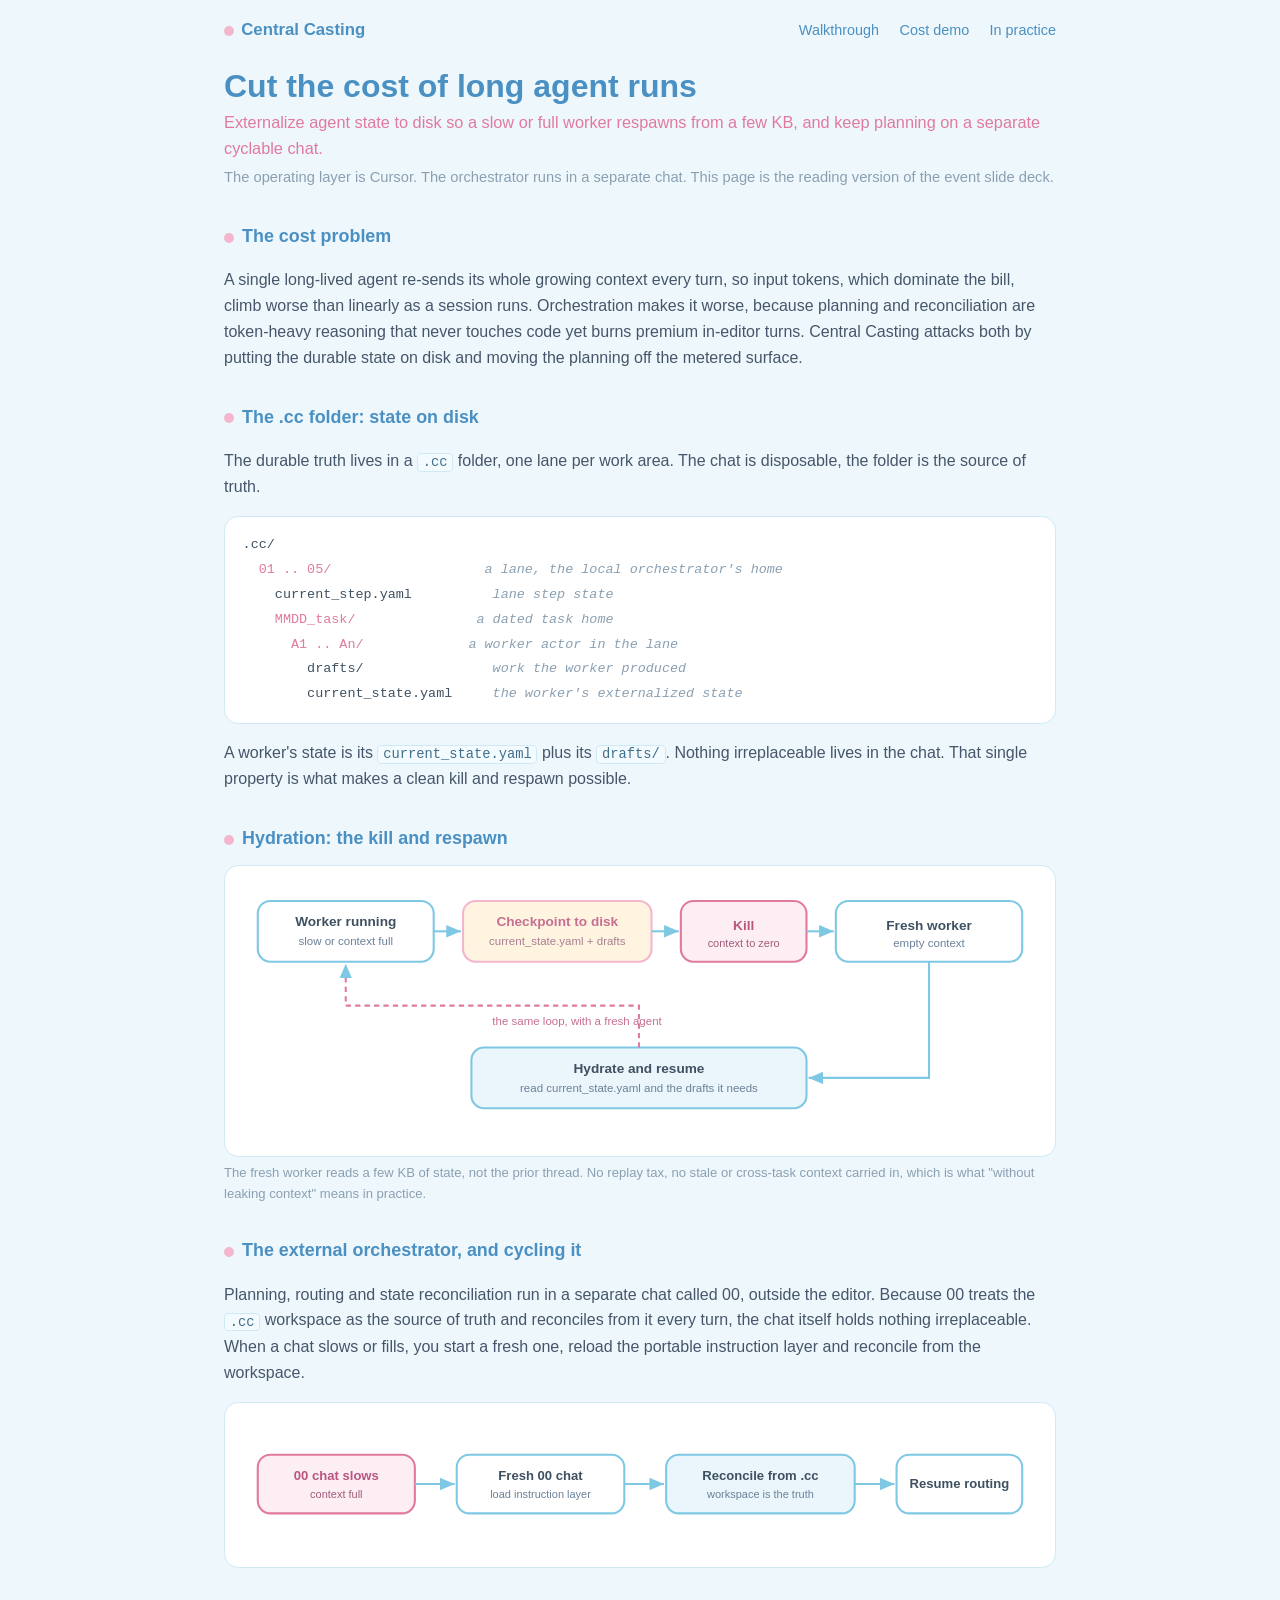
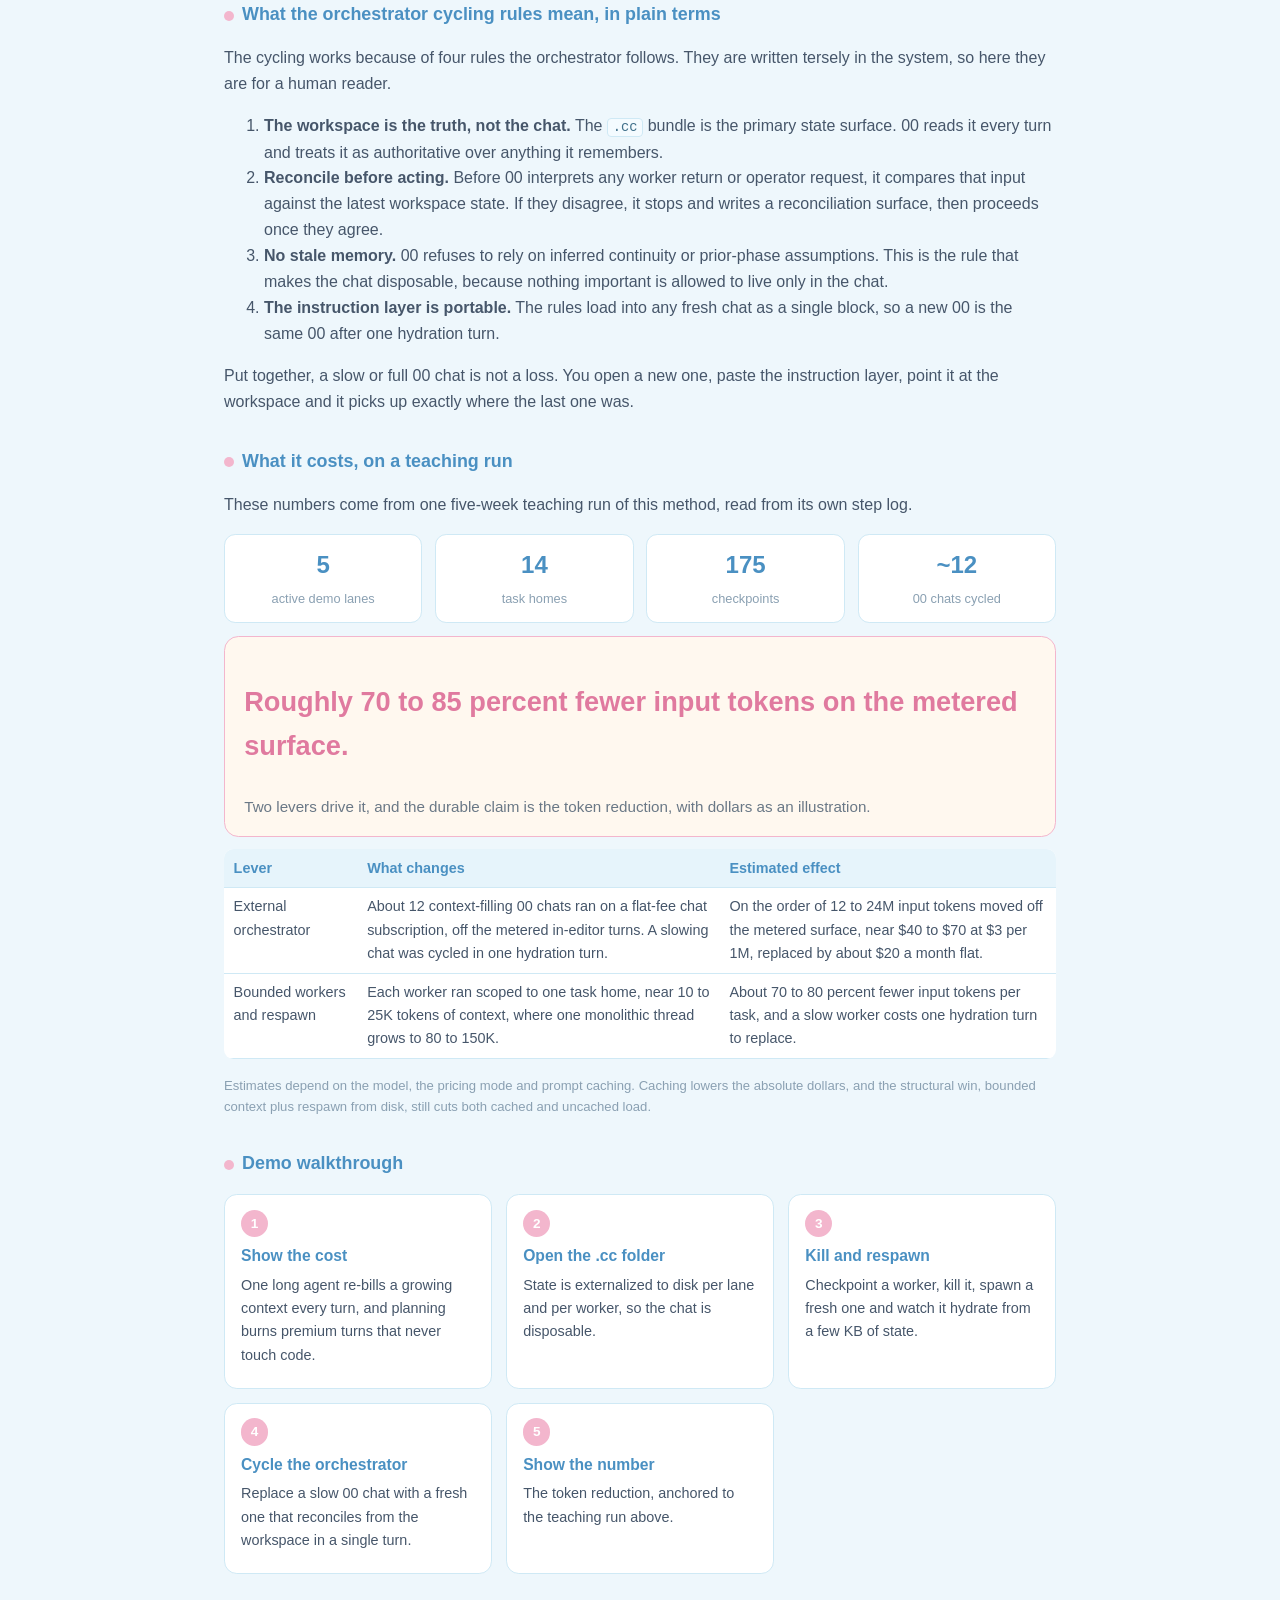
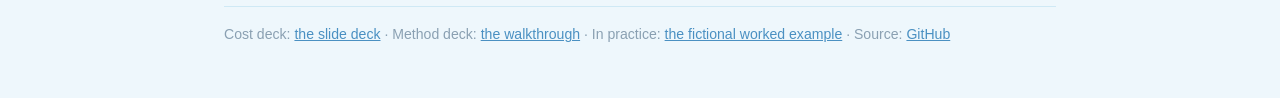
<file: event.html>
<!DOCTYPE html>
<html lang="en">
<head>
  <meta charset="UTF-8">
  <meta name="viewport" content="width=device-width, initial-scale=1.0">
  <title>Central Casting: kill and respawn a coding agent without leaking context</title>
  <link rel="stylesheet" href="style.css">
  <style>
    .tree { background: var(--card); border: 1px solid var(--border); border-radius: 0.9rem; padding: 1rem 1.1rem; font-family: ui-monospace, Menlo, monospace; font-size: 0.84rem; color: #3f5161; line-height: 1.85; overflow-x: auto; white-space: pre; }
    .tree .c { color: var(--pink-deep); }
    .tree .note { color: #8aa0b2; font-style: italic; }
    .panel { background: #fff8ef; border: 1px solid var(--pink); border-radius: 0.9rem; padding: 1rem 1.2rem; margin: 0.8rem 0; }
    .panel .big { font-family: var(--title, "Avenir Next"), sans-serif; font-size: 1.7rem; font-weight: 700; color: var(--pink-deep); }
    .stat-row { display: grid; grid-template-columns: repeat(auto-fit, minmax(150px, 1fr)); gap: 0.8rem; margin: 0.6rem 0; }
    .stat { background: var(--card); border: 1px solid var(--border); border-radius: 0.7rem; padding: 0.7rem 0.8rem; text-align: center; }
    .stat b { display: block; font-size: 1.5rem; color: var(--blue-deep); }
    .stat span { font-size: 0.8rem; color: var(--muted); }

    @media (prefers-color-scheme: dark) {
      .tree { color: #cfd8e3; }
      .tree .note { color: #98a2b3; }
      .panel { background: #211a26; }
    }
  </style>
</head>
<body>
  <header class="site-nav">
    <a class="brand" href="index.html">Central Casting</a>
    <nav>
      <a href="walkthrough-deck.html">Walkthrough</a>
      <a href="event-deck.html">Cost demo</a>
      <a href="aimez-program.html">In practice</a>
    </nav>
  </header>
  <main>
    <h1>Cut the cost of long agent runs</h1>
    <p class="subtitle">Externalize agent state to disk so a slow or full worker respawns from a few KB, and keep planning on a separate cyclable chat.</p>
    <p class="scope">The operating layer is Cursor. The orchestrator runs in a separate chat. This page is the reading version of the event slide deck.</p>

    <h2>The cost problem</h2>
    <p>A single long-lived agent re-sends its whole growing context every turn, so input tokens, which dominate the bill, climb worse than linearly as a session runs. Orchestration makes it worse, because planning and reconciliation are token-heavy reasoning that never touches code yet burns premium in-editor turns. Central Casting attacks both by putting the durable state on disk and moving the planning off the metered surface.</p>

    <h2>The .cc folder: state on disk</h2>
    <p>The durable truth lives in a <code>.cc</code> folder, one lane per work area. The chat is disposable, the folder is the source of truth.</p>
    <div class="tree">.cc/
  <span class="c">01 .. 05/</span>                   <span class="note">a lane, the local orchestrator's home</span>
    current_step.yaml          <span class="note">lane step state</span>
    <span class="c">MMDD_task/</span>               <span class="note">a dated task home</span>
      <span class="c">A1 .. An/</span>             <span class="note">a worker actor in the lane</span>
        drafts/                <span class="note">work the worker produced</span>
        current_state.yaml     <span class="note">the worker's externalized state</span>
</div>
    <p>A worker's state is its <code>current_state.yaml</code> plus its <code>drafts/</code>. Nothing irreplaceable lives in the chat. That single property is what makes a clean kill and respawn possible.</p>

    <h2>Hydration: the kill and respawn</h2>
    <div class="diagram">
      <svg viewBox="0 0 762 250" role="img" aria-label="A worker checkpoints to disk, is killed, and a fresh worker hydrates from current_state.yaml and resumes">
        <defs><marker id="ha" markerWidth="9" markerHeight="9" refX="7" refY="3" orient="auto" markerUnits="strokeWidth"><path d="M0,0 L7,3 L0,6 z" fill="#7ec8e3"/></marker></defs>
        <g font-family="sans-serif">
          <rect x="16" y="20" width="168" height="58" rx="12" fill="#ffffff" stroke="#7ec8e3" stroke-width="2"/>
          <text x="100" y="44" text-anchor="middle" font-size="13" font-weight="600" fill="#3f5161">Worker running</text>
          <text x="100" y="62" text-anchor="middle" font-size="11" fill="#6a8198">slow or context full</text>

          <rect x="212" y="20" width="180" height="58" rx="12" fill="#fff4e0" stroke="#f3b6cd" stroke-width="2"/>
          <text x="302" y="44" text-anchor="middle" font-size="13" font-weight="600" fill="#c76f93">Checkpoint to disk</text>
          <text x="302" y="62" text-anchor="middle" font-size="11" fill="#a87f93">current_state.yaml + drafts</text>

          <rect x="420" y="20" width="120" height="58" rx="12" fill="#fdeef4" stroke="#e07a9f" stroke-width="2"/>
          <text x="480" y="48" text-anchor="middle" font-size="13" font-weight="700" fill="#b8567f">Kill</text>
          <text x="480" y="64" text-anchor="middle" font-size="10.5" fill="#a05c79">context to zero</text>

          <rect x="568" y="20" width="178" height="58" rx="12" fill="#ffffff" stroke="#7ec8e3" stroke-width="2"/>
          <text x="657" y="48" text-anchor="middle" font-size="13" font-weight="600" fill="#3f5161">Fresh worker</text>
          <text x="657" y="64" text-anchor="middle" font-size="11" fill="#6a8198">empty context</text>

          <line x1="184" y1="49" x2="210" y2="49" stroke="#7ec8e3" stroke-width="2" marker-end="url(#ha)"/>
          <line x1="392" y1="49" x2="418" y2="49" stroke="#7ec8e3" stroke-width="2" marker-end="url(#ha)"/>
          <line x1="540" y1="49" x2="566" y2="49" stroke="#7ec8e3" stroke-width="2" marker-end="url(#ha)"/>

          <rect x="220" y="160" width="320" height="58" rx="12" fill="#eaf6fc" stroke="#7ec8e3" stroke-width="2"/>
          <text x="380" y="184" text-anchor="middle" font-size="13" font-weight="600" fill="#3f5161">Hydrate and resume</text>
          <text x="380" y="202" text-anchor="middle" font-size="11" fill="#6a8198">read current_state.yaml and the drafts it needs</text>

          <path d="M657,78 L657,189 L542,189" fill="none" stroke="#7ec8e3" stroke-width="2" marker-end="url(#ha)"/>
          <path d="M380,160 L380,120 L100,120 L100,80" fill="none" stroke="#e07a9f" stroke-width="2" stroke-dasharray="5,4" marker-end="url(#ha)"/>
          <text x="240" y="138" font-size="11" fill="#c76f93">the same loop, with a fresh agent</text>
        </g>
      </svg>
    </div>
    <p class="cap">The fresh worker reads a few KB of state, not the prior thread. No replay tax, no stale or cross-task context carried in, which is what "without leaking context" means in practice.</p>

    <h2>The external orchestrator, and cycling it</h2>
    <p>Planning, routing and state reconciliation run in a separate chat called 00, outside the editor. Because 00 treats the <code>.cc</code> workspace as the source of truth and reconciles from it every turn, the chat itself holds nothing irreplaceable. When a chat slows or fills, you start a fresh one, reload the portable instruction layer and reconcile from the workspace.</p>
    <div class="diagram">
      <svg viewBox="0 0 762 130" role="img" aria-label="A slow 00 chat is replaced by a fresh 00 chat that loads the instruction layer and reconciles from the workspace">
        <defs><marker id="oa" markerWidth="9" markerHeight="9" refX="7" refY="3" orient="auto" markerUnits="strokeWidth"><path d="M0,0 L7,3 L0,6 z" fill="#7ec8e3"/></marker></defs>
        <g font-family="sans-serif">
          <rect x="16" y="36" width="150" height="56" rx="12" fill="#fdeef4" stroke="#e07a9f" stroke-width="2"/>
          <text x="91" y="60" text-anchor="middle" font-size="12.5" font-weight="600" fill="#b8567f">00 chat slows</text>
          <text x="91" y="77" text-anchor="middle" font-size="10.5" fill="#a05c79">context full</text>

          <rect x="206" y="36" width="160" height="56" rx="12" fill="#ffffff" stroke="#7ec8e3" stroke-width="2"/>
          <text x="286" y="60" text-anchor="middle" font-size="12.5" font-weight="600" fill="#3f5161">Fresh 00 chat</text>
          <text x="286" y="77" text-anchor="middle" font-size="10.5" fill="#6a8198">load instruction layer</text>

          <rect x="406" y="36" width="180" height="56" rx="12" fill="#eaf6fc" stroke="#7ec8e3" stroke-width="2"/>
          <text x="496" y="60" text-anchor="middle" font-size="12.5" font-weight="600" fill="#3f5161">Reconcile from .cc</text>
          <text x="496" y="77" text-anchor="middle" font-size="10.5" fill="#6a8198">workspace is the truth</text>

          <rect x="626" y="36" width="120" height="56" rx="12" fill="#ffffff" stroke="#7ec8e3" stroke-width="2"/>
          <text x="686" y="68" text-anchor="middle" font-size="12.5" font-weight="600" fill="#3f5161">Resume routing</text>

          <line x1="166" y1="64" x2="204" y2="64" stroke="#7ec8e3" stroke-width="2" marker-end="url(#oa)"/>
          <line x1="366" y1="64" x2="404" y2="64" stroke="#7ec8e3" stroke-width="2" marker-end="url(#oa)"/>
          <line x1="586" y1="64" x2="624" y2="64" stroke="#7ec8e3" stroke-width="2" marker-end="url(#oa)"/>
        </g>
      </svg>
    </div>

    <h2>What the orchestrator cycling rules mean, in plain terms</h2>
    <p>The cycling works because of four rules the orchestrator follows. They are written tersely in the system, so here they are for a human reader.</p>
    <ol class="rn">
      <li><strong>The workspace is the truth, not the chat.</strong> The <code>.cc</code> bundle is the primary state surface. 00 reads it every turn and treats it as authoritative over anything it remembers.</li>
      <li><strong>Reconcile before acting.</strong> Before 00 interprets any worker return or operator request, it compares that input against the latest workspace state. If they disagree, it stops and writes a reconciliation surface, then proceeds once they agree.</li>
      <li><strong>No stale memory.</strong> 00 refuses to rely on inferred continuity or prior-phase assumptions. This is the rule that makes the chat disposable, because nothing important is allowed to live only in the chat.</li>
      <li><strong>The instruction layer is portable.</strong> The rules load into any fresh chat as a single block, so a new 00 is the same 00 after one hydration turn.</li>
    </ol>
    <p>Put together, a slow or full 00 chat is not a loss. You open a new one, paste the instruction layer, point it at the workspace and it picks up exactly where the last one was.</p>

    <h2>What it costs, on a teaching run</h2>
    <p>These numbers come from one five-week teaching run of this method, read from its own step log.</p>
    <div class="stat-row">
      <div class="stat"><b>5</b><span>active demo lanes</span></div>
      <div class="stat"><b>14</b><span>task homes</span></div>
      <div class="stat"><b>175</b><span>checkpoints</span></div>
      <div class="stat"><b>~12</b><span>00 chats cycled</span></div>
    </div>
    <div class="panel">
      <p class="big">Roughly 70 to 85 percent fewer input tokens on the metered surface.</p>
      <p style="margin:0.4rem 0 0;font-size:0.95rem;color:#6a7886;">Two levers drive it, and the durable claim is the token reduction, with dollars as an illustration.</p>
    </div>
    <table>
      <tr><th>Lever</th><th>What changes</th><th>Estimated effect</th></tr>
      <tr><td>External orchestrator</td><td>About 12 context-filling 00 chats ran on a flat-fee chat subscription, off the metered in-editor turns. A slowing chat was cycled in one hydration turn.</td><td>On the order of 12 to 24M input tokens moved off the metered surface, near $40 to $70 at $3 per 1M, replaced by about $20 a month flat.</td></tr>
      <tr><td>Bounded workers and respawn</td><td>Each worker ran scoped to one task home, near 10 to 25K tokens of context, where one monolithic thread grows to 80 to 150K.</td><td>About 70 to 80 percent fewer input tokens per task, and a slow worker costs one hydration turn to replace.</td></tr>
    </table>
    <p class="cap">Estimates depend on the model, the pricing mode and prompt caching. Caching lowers the absolute dollars, and the structural win, bounded context plus respawn from disk, still cuts both cached and uncached load.</p>

    <h2>Demo walkthrough</h2>
    <div class="steps">
      <div class="step"><span class="num">1</span><h3>Show the cost</h3><p>One long agent re-bills a growing context every turn, and planning burns premium turns that never touch code.</p></div>
      <div class="step"><span class="num">2</span><h3>Open the .cc folder</h3><p>State is externalized to disk per lane and per worker, so the chat is disposable.</p></div>
      <div class="step"><span class="num">3</span><h3>Kill and respawn</h3><p>Checkpoint a worker, kill it, spawn a fresh one and watch it hydrate from a few KB of state.</p></div>
      <div class="step"><span class="num">4</span><h3>Cycle the orchestrator</h3><p>Replace a slow 00 chat with a fresh one that reconciles from the workspace in a single turn.</p></div>
      <div class="step"><span class="num">5</span><h3>Show the number</h3><p>The token reduction, anchored to the teaching run above.</p></div>
    </div>

    <p class="foot">Cost deck: <a href="event-deck.html">the slide deck</a> &middot; Method deck: <a href="walkthrough-deck.html">the walkthrough</a> &middot; In practice: <a href="aimez-program.html">the fictional worked example</a> &middot; Source: <a href="https://github.com/GilRaitses/central-casting">GitHub</a></p>
  </main>
</body>
</html>
</file>
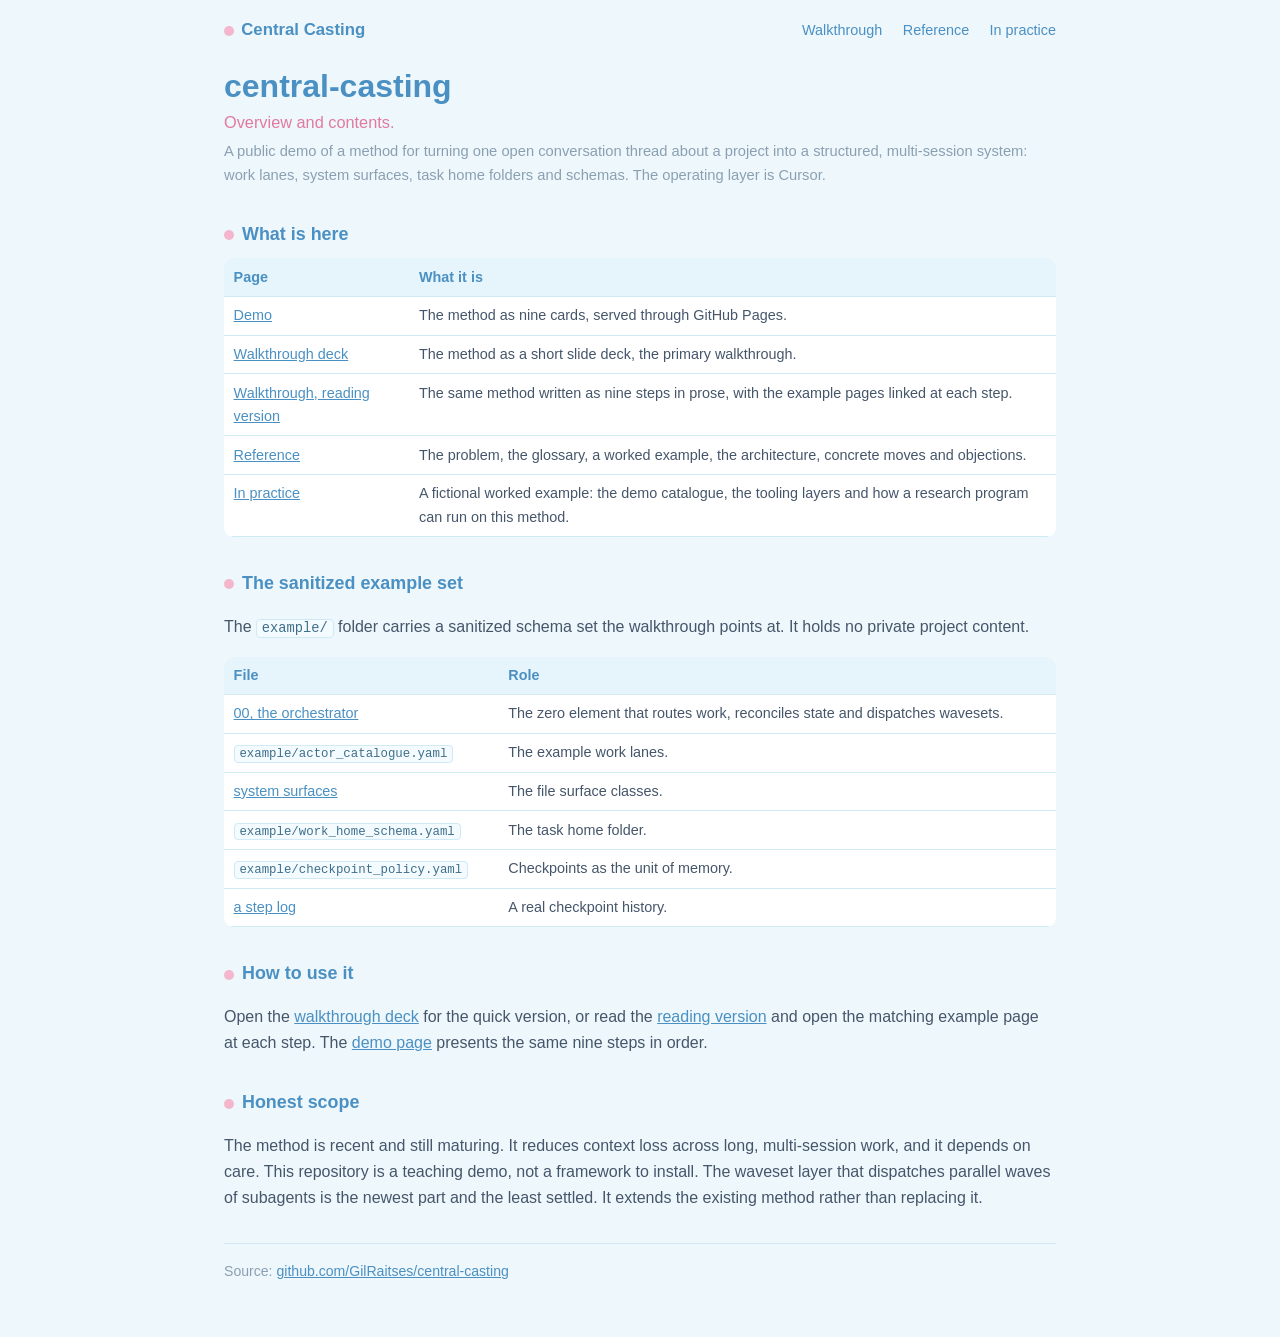
<file: readme.html>
<!DOCTYPE html>
<html lang="en">
<head>
  <meta charset="UTF-8">
  <meta name="viewport" content="width=device-width, initial-scale=1.0">
  <title>central-casting: overview and contents</title>
  <link rel="stylesheet" href="style.css">
</head>
<body>
  <header class="site-nav">
    <a class="brand" href="index.html">Central Casting</a>
    <nav>
      <a href="walkthrough-deck.html">Walkthrough</a>
      <a href="reference.html">Reference</a>
      <a href="aimez-program.html">In practice</a>
    </nav>
  </header>
  <main>
    <h1>central-casting</h1>
    <p class="subtitle">Overview and contents.</p>
    <p class="scope">A public demo of a method for turning one open conversation thread about a project into a structured, multi-session system: work lanes, system surfaces, task home folders and schemas. The operating layer is Cursor.</p>

    <h2>What is here</h2>
    <table>
      <tr><th>Page</th><th>What it is</th></tr>
      <tr><td><a href="index.html">Demo</a></td><td>The method as nine cards, served through GitHub Pages.</td></tr>
      <tr><td><a href="walkthrough-deck.html">Walkthrough deck</a></td><td>The method as a short slide deck, the primary walkthrough.</td></tr>
      <tr><td><a href="walkthrough.html">Walkthrough, reading version</a></td><td>The same method written as nine steps in prose, with the example pages linked at each step.</td></tr>
      <tr><td><a href="reference.html">Reference</a></td><td>The problem, the glossary, a worked example, the architecture, concrete moves and objections.</td></tr>
      <tr><td><a href="aimez-program.html">In practice</a></td><td>A fictional worked example: the demo catalogue, the tooling layers and how a research program can run on this method.</td></tr>
    </table>

    <h2>The sanitized example set</h2>
    <p>The <code>example/</code> folder carries a sanitized schema set the walkthrough points at. It holds no private project content.</p>
    <table>
      <tr><th>File</th><th>Role</th></tr>
      <tr><td><a href="example/orchestrator.html">00, the orchestrator</a></td><td>The zero element that routes work, reconciles state and dispatches wavesets.</td></tr>
      <tr><td><code>example/actor_catalogue.yaml</code></td><td>The example work lanes.</td></tr>
      <tr><td><a href="example/system-surfaces.html">system surfaces</a></td><td>The file surface classes.</td></tr>
      <tr><td><code>example/work_home_schema.yaml</code></td><td>The task home folder.</td></tr>
      <tr><td><code>example/checkpoint_policy.yaml</code></td><td>Checkpoints as the unit of memory.</td></tr>
      <tr><td><a href="example/step-log.html">a step log</a></td><td>A real checkpoint history.</td></tr>
    </table>

    <h2>How to use it</h2>
    <p>Open the <a href="walkthrough-deck.html">walkthrough deck</a> for the quick version, or read the <a href="walkthrough.html">reading version</a> and open the matching example page at each step. The <a href="index.html">demo page</a> presents the same nine steps in order.</p>

    <h2>Honest scope</h2>
    <p>The method is recent and still maturing. It reduces context loss across long, multi-session work, and it depends on care. This repository is a teaching demo, not a framework to install. The waveset layer that dispatches parallel waves of subagents is the newest part and the least settled. It extends the existing method rather than replacing it.</p>

    <p class="foot">Source: <a href="https://github.com/GilRaitses/central-casting">github.com/GilRaitses/central-casting</a></p>
  </main>
</body>
</html>
</file>
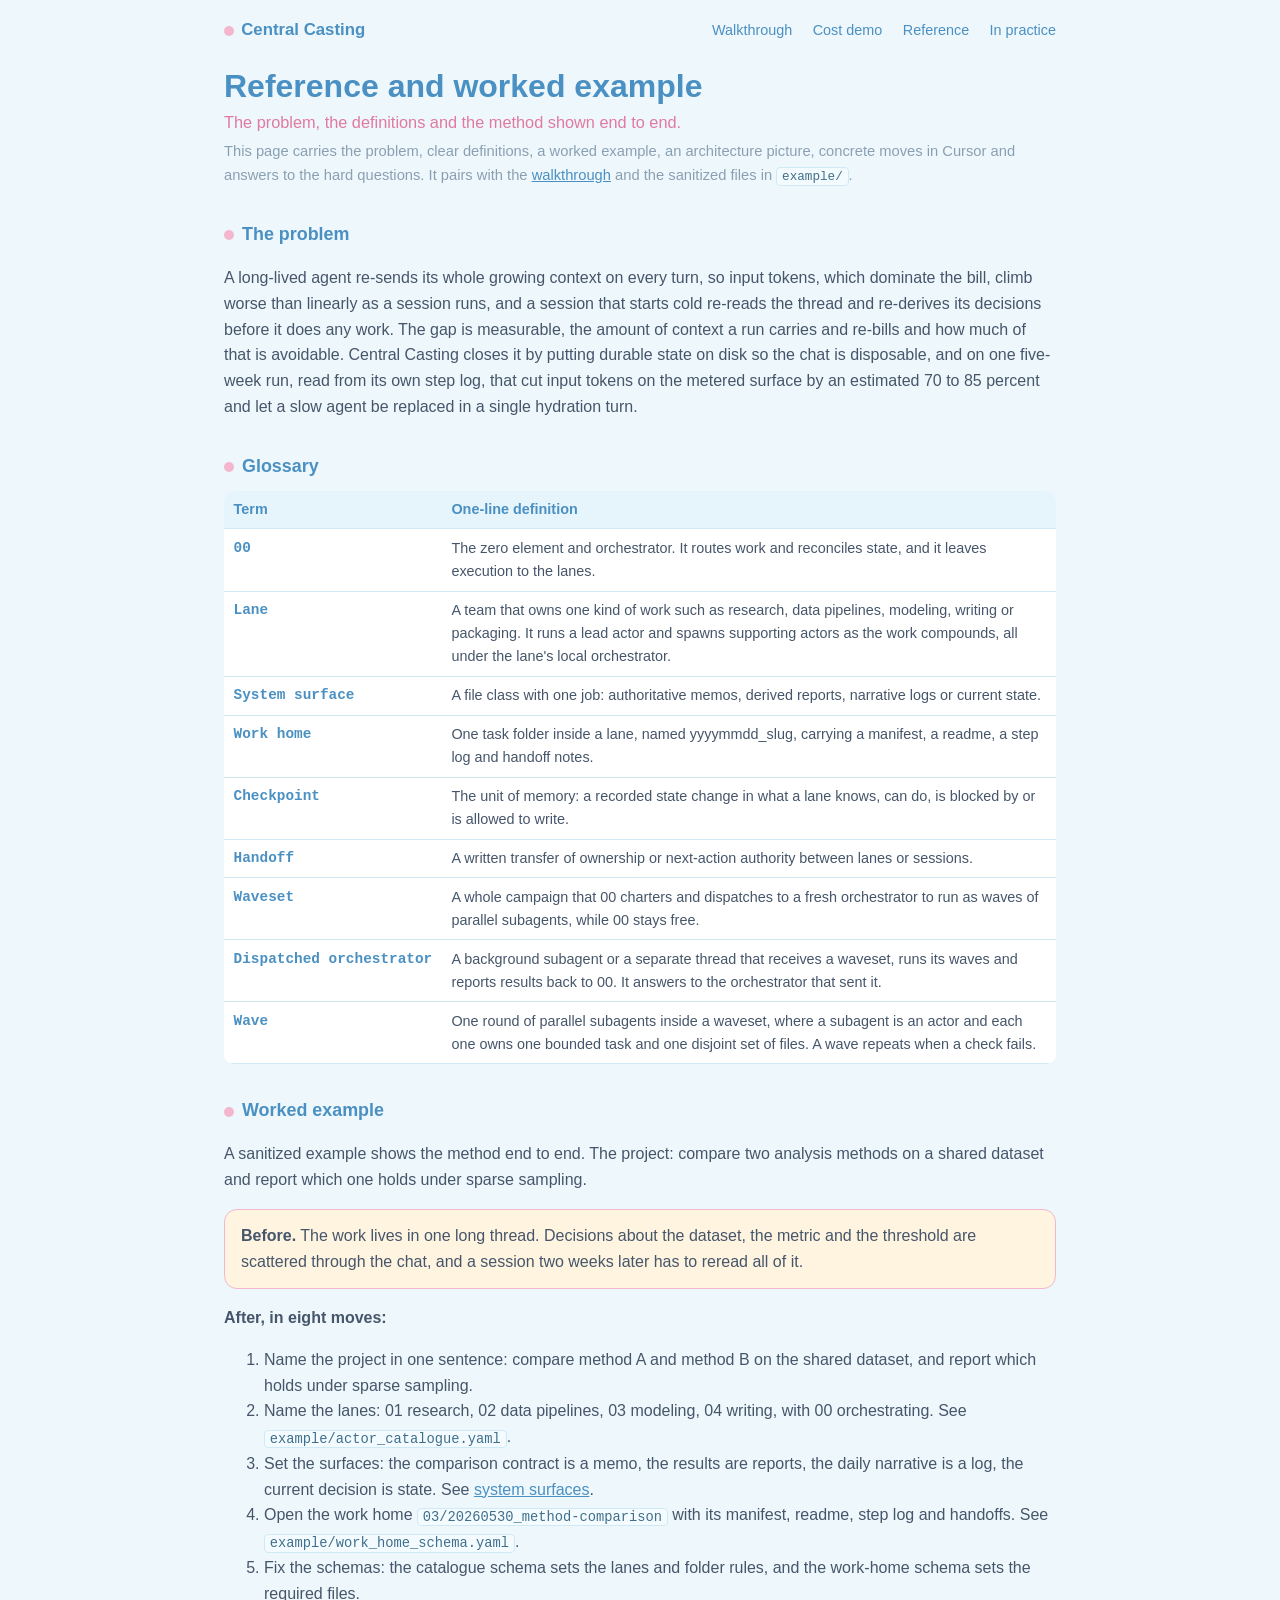
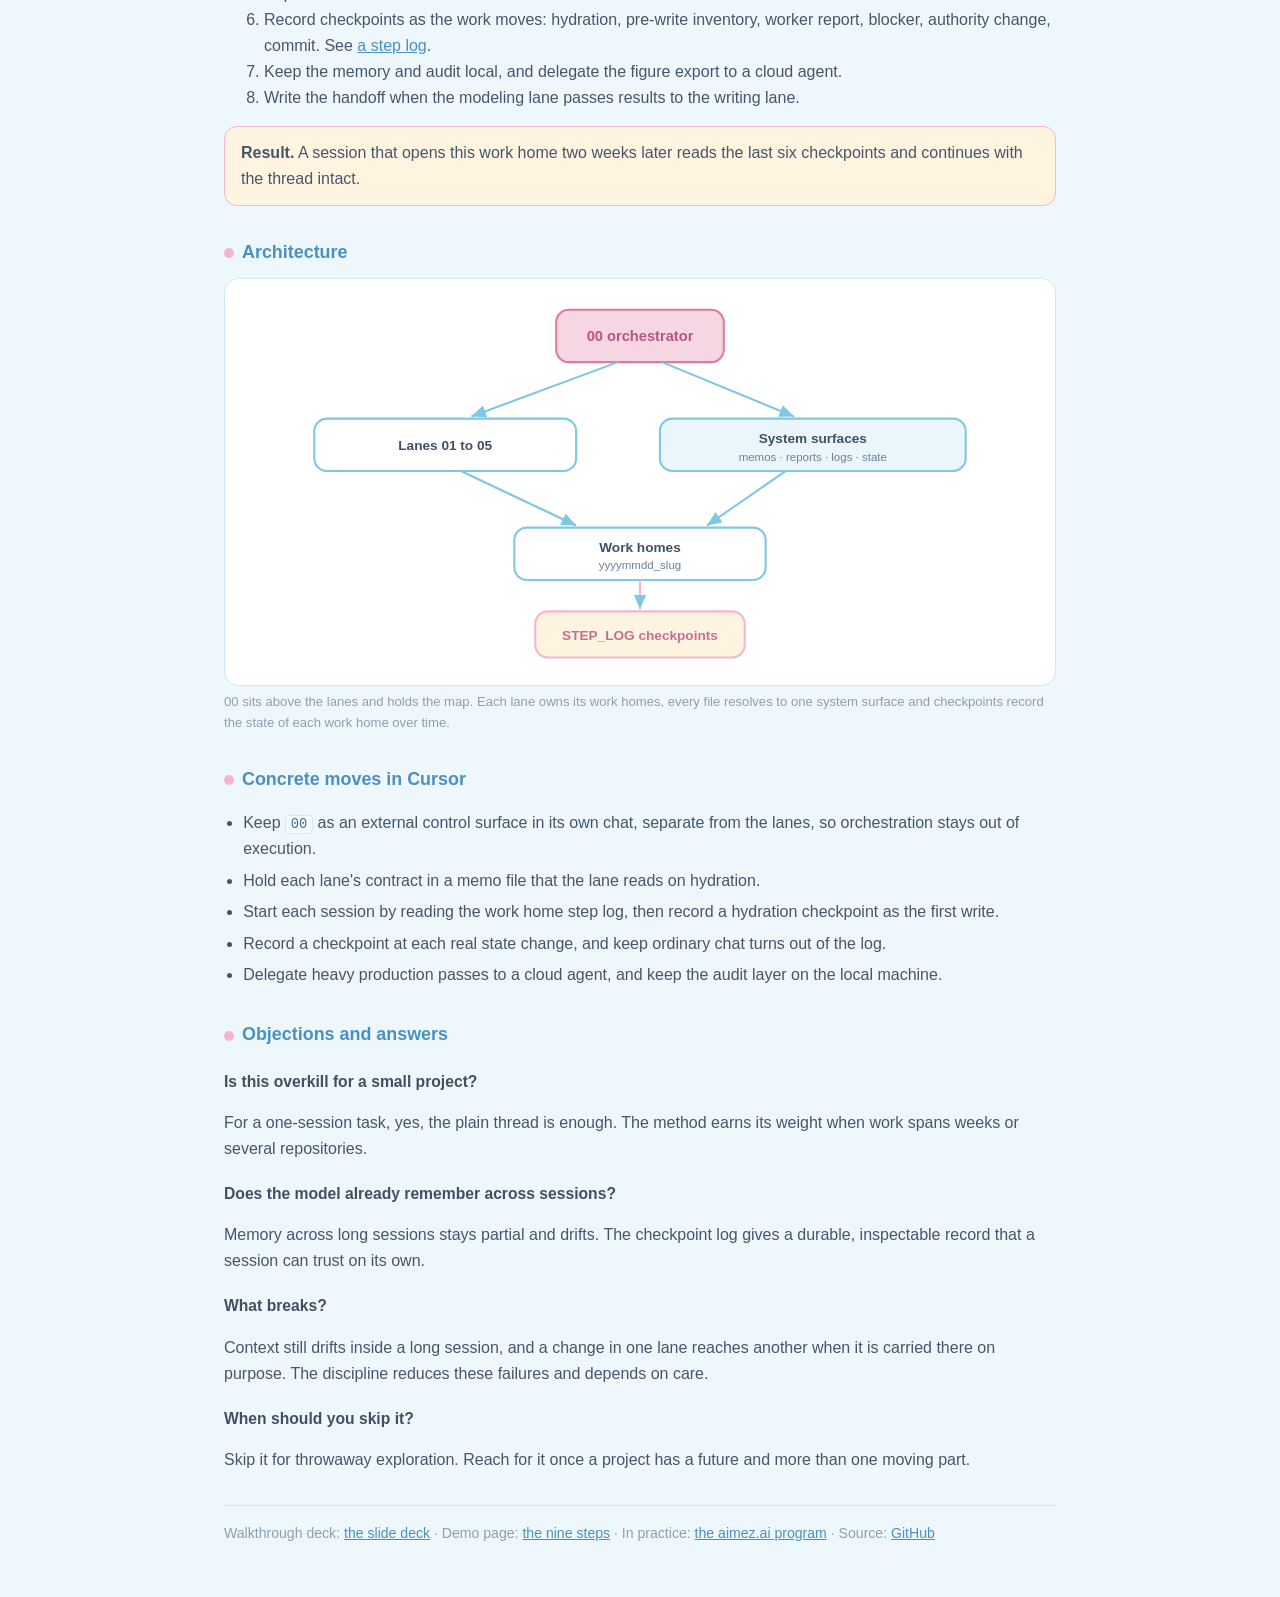
<file: reference.html>
<!DOCTYPE html>
<html lang="en">
<head>
  <meta charset="UTF-8">
  <meta name="viewport" content="width=device-width, initial-scale=1.0">
  <title>Central Casting: reference and worked example</title>
  <link rel="stylesheet" href="style.css">
</head>
<body>
  <header class="site-nav">
    <a class="brand" href="index.html">Central Casting</a>
    <nav>
      <a href="walkthrough-deck.html">Walkthrough</a>
      <a href="event-deck.html">Cost demo</a>
      <a href="reference.html">Reference</a>
      <a href="aimez-program.html">In practice</a>
    </nav>
  </header>
  <main>
    <h1>Reference and worked example</h1>
    <p class="subtitle">The problem, the definitions and the method shown end to end.</p>
    <p class="scope">This page carries the problem, clear definitions, a worked example, an architecture picture, concrete moves in Cursor and answers to the hard questions. It pairs with the <a href="walkthrough.html">walkthrough</a> and the sanitized files in <code>example/</code>.</p>

    <h2>The problem</h2>
    <p>A long-lived agent re-sends its whole growing context on every turn, so input tokens, which dominate the bill, climb worse than linearly as a session runs, and a session that starts cold re-reads the thread and re-derives its decisions before it does any work. The gap is measurable, the amount of context a run carries and re-bills and how much of that is avoidable. Central Casting closes it by putting durable state on disk so the chat is disposable, and on one five-week run, read from its own step log, that cut input tokens on the metered surface by an estimated 70 to 85 percent and let a slow agent be replaced in a single hydration turn.</p>

    <h2>Glossary</h2>
    <table>
      <tr><th>Term</th><th>One-line definition</th></tr>
      <tr><td class="id">00</td><td>The zero element and orchestrator. It routes work and reconciles state, and it leaves execution to the lanes.</td></tr>
      <tr><td class="id">Lane</td><td>A team that owns one kind of work such as research, data pipelines, modeling, writing or packaging. It runs a lead actor and spawns supporting actors as the work compounds, all under the lane's local orchestrator.</td></tr>
      <tr><td class="id">System surface</td><td>A file class with one job: authoritative memos, derived reports, narrative logs or current state.</td></tr>
      <tr><td class="id">Work home</td><td>One task folder inside a lane, named yyyymmdd_slug, carrying a manifest, a readme, a step log and handoff notes.</td></tr>
      <tr><td class="id">Checkpoint</td><td>The unit of memory: a recorded state change in what a lane knows, can do, is blocked by or is allowed to write.</td></tr>
      <tr><td class="id">Handoff</td><td>A written transfer of ownership or next-action authority between lanes or sessions.</td></tr>
      <tr><td class="id">Waveset</td><td>A whole campaign that 00 charters and dispatches to a fresh orchestrator to run as waves of parallel subagents, while 00 stays free.</td></tr>
      <tr><td class="id">Dispatched orchestrator</td><td>A background subagent or a separate thread that receives a waveset, runs its waves and reports results back to 00. It answers to the orchestrator that sent it.</td></tr>
      <tr><td class="id">Wave</td><td>One round of parallel subagents inside a waveset, where a subagent is an actor and each one owns one bounded task and one disjoint set of files. A wave repeats when a check fails.</td></tr>
    </table>

    <h2>Worked example</h2>
    <p>A sanitized example shows the method end to end. The project: compare two analysis methods on a shared dataset and report which one holds under sparse sampling.</p>
    <div class="callout"><p><strong>Before.</strong> The work lives in one long thread. Decisions about the dataset, the metric and the threshold are scattered through the chat, and a session two weeks later has to reread all of it.</p></div>
    <p><strong>After, in eight moves:</strong></p>
    <ol>
      <li>Name the project in one sentence: compare method A and method B on the shared dataset, and report which holds under sparse sampling.</li>
      <li>Name the lanes: 01 research, 02 data pipelines, 03 modeling, 04 writing, with 00 orchestrating. See <code>example/actor_catalogue.yaml</code>.</li>
      <li>Set the surfaces: the comparison contract is a memo, the results are reports, the daily narrative is a log, the current decision is state. See <a href="example/system-surfaces.html">system surfaces</a>.</li>
      <li>Open the work home <code>03/20260530_method-comparison</code> with its manifest, readme, step log and handoffs. See <code>example/work_home_schema.yaml</code>.</li>
      <li>Fix the schemas: the catalogue schema sets the lanes and folder rules, and the work-home schema sets the required files.</li>
      <li>Record checkpoints as the work moves: hydration, pre-write inventory, worker report, blocker, authority change, commit. See <a href="example/step-log.html">a step log</a>.</li>
      <li>Keep the memory and audit local, and delegate the figure export to a cloud agent.</li>
      <li>Write the handoff when the modeling lane passes results to the writing lane.</li>
    </ol>
    <div class="callout"><p><strong>Result.</strong> A session that opens this work home two weeks later reads the last six checkpoints and continues with the thread intact.</p></div>

    <h2>Architecture</h2>
    <div class="diagram">
      <svg viewBox="0 0 762 360" role="img" aria-label="00 sits above the lanes and the system surfaces; lanes and surfaces feed work homes, which record step-log checkpoints">
        <defs>
          <marker id="ad" markerWidth="9" markerHeight="9" refX="7" refY="3" orient="auto" markerUnits="strokeWidth"><path d="M0,0 L7,3 L0,6 z" fill="#7ec8e3"/></marker>
        </defs>
        <g font-family="sans-serif">
          <rect x="301" y="16" width="160" height="50" rx="12" fill="#f7d6e3" stroke="#e07a9f" stroke-width="2"/>
          <text x="381" y="46" text-anchor="middle" font-size="14" font-weight="700" fill="#b8567f">00 orchestrator</text>

          <rect x="70" y="120" width="250" height="50" rx="12" fill="#ffffff" stroke="#7ec8e3" stroke-width="2"/>
          <text x="195" y="150" text-anchor="middle" font-size="13" font-weight="600" fill="#3f5161">Lanes 01 to 05</text>

          <rect x="400" y="120" width="292" height="50" rx="12" fill="#eaf6fc" stroke="#7ec8e3" stroke-width="2"/>
          <text x="546" y="143" text-anchor="middle" font-size="13" font-weight="600" fill="#3f5161">System surfaces</text>
          <text x="546" y="160" text-anchor="middle" font-size="11" fill="#6a8198">memos &#183; reports &#183; logs &#183; state</text>

          <rect x="261" y="224" width="240" height="50" rx="12" fill="#ffffff" stroke="#7ec8e3" stroke-width="2"/>
          <text x="381" y="247" text-anchor="middle" font-size="13" font-weight="600" fill="#3f5161">Work homes</text>
          <text x="381" y="264" text-anchor="middle" font-size="11" fill="#6a8198">yyyymmdd&#95;slug</text>

          <rect x="281" y="304" width="200" height="44" rx="12" fill="#fff4e0" stroke="#f3b6cd" stroke-width="2"/>
          <text x="381" y="331" text-anchor="middle" font-size="13" font-weight="600" fill="#c76f93">STEP&#95;LOG checkpoints</text>

          <line x1="360" y1="66" x2="220" y2="118" stroke="#7ec8e3" stroke-width="2" marker-end="url(#ad)"/>
          <line x1="402" y1="66" x2="528" y2="118" stroke="#7ec8e3" stroke-width="2" marker-end="url(#ad)"/>
          <line x1="210" y1="170" x2="320" y2="222" stroke="#7ec8e3" stroke-width="2" marker-end="url(#ad)"/>
          <line x1="520" y1="170" x2="445" y2="222" stroke="#7ec8e3" stroke-width="2" marker-end="url(#ad)"/>
          <line x1="381" y1="274" x2="381" y2="302" stroke="#f3b6cd" stroke-width="2" marker-end="url(#ad)"/>
        </g>
      </svg>
    </div>
    <p class="cap">00 sits above the lanes and holds the map. Each lane owns its work homes, every file resolves to one system surface and checkpoints record the state of each work home over time.</p>

    <h2>Concrete moves in Cursor</h2>
    <ul class="plain">
      <li>Keep <code>00</code> as an external control surface in its own chat, separate from the lanes, so orchestration stays out of execution.</li>
      <li>Hold each lane's contract in a memo file that the lane reads on hydration.</li>
      <li>Start each session by reading the work home step log, then record a hydration checkpoint as the first write.</li>
      <li>Record a checkpoint at each real state change, and keep ordinary chat turns out of the log.</li>
      <li>Delegate heavy production passes to a cloud agent, and keep the audit layer on the local machine.</li>
    </ul>

    <h2>Objections and answers</h2>
    <h3>Is this overkill for a small project?</h3>
    <p>For a one-session task, yes, the plain thread is enough. The method earns its weight when work spans weeks or several repositories.</p>
    <h3>Does the model already remember across sessions?</h3>
    <p>Memory across long sessions stays partial and drifts. The checkpoint log gives a durable, inspectable record that a session can trust on its own.</p>
    <h3>What breaks?</h3>
    <p>Context still drifts inside a long session, and a change in one lane reaches another when it is carried there on purpose. The discipline reduces these failures and depends on care.</p>
    <h3>When should you skip it?</h3>
    <p>Skip it for throwaway exploration. Reach for it once a project has a future and more than one moving part.</p>

    <p class="foot">Walkthrough deck: <a href="walkthrough-deck.html">the slide deck</a> &middot; Demo page: <a href="index.html">the nine steps</a> &middot; In practice: <a href="aimez-program.html">the aimez.ai program</a> &middot; Source: <a href="https://github.com/GilRaitses/central-casting">GitHub</a></p>
  </main>
</body>
</html>
</file>
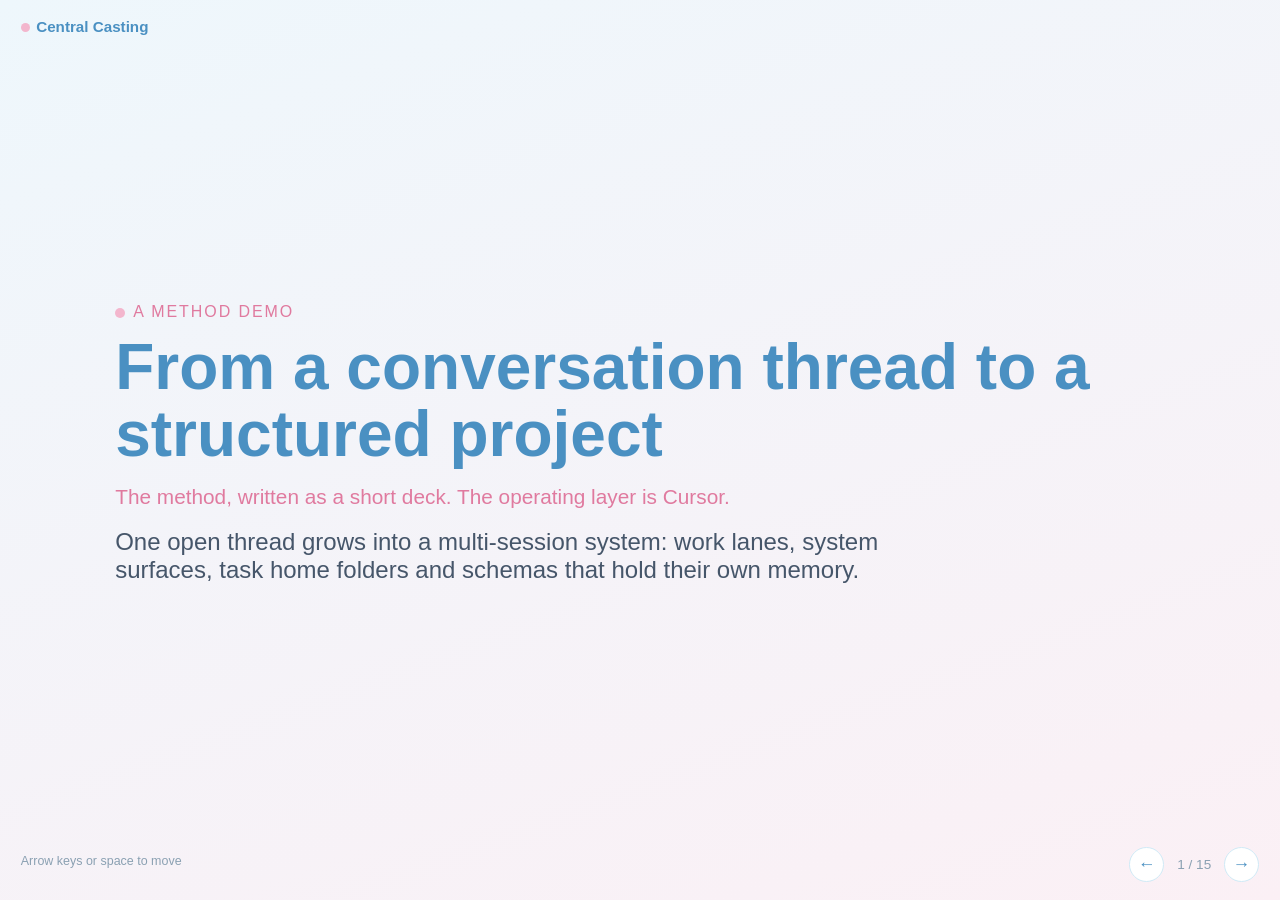
<file: walkthrough-deck.html>
<!DOCTYPE html>
<html lang="en">
<head>
  <meta charset="UTF-8">
  <meta name="viewport" content="width=device-width, initial-scale=1.0">
  <title>Central Casting: the walkthrough deck</title>
  <style>
    :root {
      color-scheme: light dark;
      --bg:#eef7fc; --card:#ffffff; --ink:#46566a; --muted:#8aa0b2;
      --blue:#7ec8e3; --blue-deep:#4a90c2; --pink:#f3b6cd; --pink-deep:#e07a9f;
      --cream:#fff4e0; --border:#cfe9f5; --code-bg:#f4fbff;
    }
    * { box-sizing: border-box; }
    html, body { height: 100%; margin: 0; }
    body {
      font-family: -apple-system, BlinkMacSystemFont, "Helvetica Neue", Arial, sans-serif;
      color: var(--ink);
      background: linear-gradient(160deg, #eef7fc 0%, #fbf0f5 100%);
      overflow: hidden;
    }
    .deck { height: 100vh; width: 100vw; position: relative; }
    .slide {
      position: absolute; inset: 0;
      display: none;
      flex-direction: column; justify-content: center;
      padding: clamp(1.4rem, 6vw, 5rem) clamp(1.4rem, 9vw, 8rem);
      animation: fade 0.35s ease;
    }
    .slide.active { display: flex; }
    @keyframes fade { from { opacity: 0; transform: translateY(8px); } to { opacity: 1; transform: none; } }

    .kicker { color: var(--pink-deep); font-size: clamp(0.8rem, 1.4vw, 1rem); letter-spacing: 0.12em; text-transform: uppercase; margin: 0 0 0.8rem; }
    .kicker::before { content: ""; display: inline-block; width: 10px; height: 10px; border-radius: 50%; background: var(--pink); margin-right: 0.5rem; vertical-align: middle; }
    h1 { font-size: clamp(2rem, 5.5vw, 4rem); line-height: 1.05; margin: 0 0 1rem; color: var(--blue-deep); font-weight: 700; }
    h2 { font-size: clamp(1.5rem, 3.6vw, 2.6rem); line-height: 1.12; margin: 0 0 1rem; color: var(--blue-deep); font-weight: 700; }
    p.lead { font-size: clamp(1rem, 2vw, 1.5rem); color: var(--ink); max-width: 60ch; margin: 0 0 0.8rem; }
    p.sub { font-size: clamp(0.95rem, 1.7vw, 1.3rem); color: var(--pink-deep); margin: 0 0 1.2rem; }
    .def { font-size: clamp(1rem, 1.9vw, 1.4rem); color: var(--ink); max-width: 62ch; }
    .def strong { color: var(--blue-deep); }

    ul, ol { font-size: clamp(0.98rem, 1.8vw, 1.35rem); max-width: 64ch; margin: 0.3rem 0; padding-left: 1.4rem; }
    li { margin-bottom: 0.55rem; }
    li b { color: var(--blue-deep); }

    .grid { display: grid; grid-template-columns: repeat(auto-fit, minmax(220px, 1fr)); gap: 0.9rem; max-width: 70ch; }
    .tile { background: var(--card); border: 1px solid var(--border); border-radius: 0.9rem; padding: 0.9rem 1.05rem; }
    .tile h3 { margin: 0 0 0.3rem; color: var(--pink-deep); font-size: clamp(0.95rem, 1.5vw, 1.15rem); }
    .tile p { margin: 0; font-size: clamp(0.85rem, 1.4vw, 1.05rem); color: var(--ink); }

    table { width: 100%; max-width: 78ch; border-collapse: collapse; background: var(--card); border-radius: 0.6rem; overflow: hidden; font-size: clamp(0.78rem, 1.3vw, 1.02rem); }
    th, td { text-align: left; padding: 0.4rem 0.7rem; border-bottom: 1px solid var(--border); vertical-align: top; }
    th { color: var(--blue-deep); background: #e6f4fb; font-weight: 600; }
    td.lt { color: var(--pink-deep); font-weight: 600; white-space: nowrap; }

    .flow { display: flex; align-items: center; flex-wrap: wrap; gap: 0.6rem; font-size: clamp(0.85rem, 1.4vw, 1.1rem); }
    .node { background: var(--card); border: 2px solid var(--blue); border-radius: 0.8rem; padding: 0.6rem 0.95rem; font-weight: 600; color: var(--blue-deep); }
    .node.pink { border-color: var(--pink-deep); color: var(--pink-deep); background: #fdeef4; }
    .arrow { color: var(--blue); font-size: 1.4rem; }

    .links a { display: inline-block; margin: 0.3rem 1rem 0.3rem 0; color: var(--blue-deep); font-size: clamp(0.95rem, 1.6vw, 1.2rem); font-weight: 600; text-decoration: none; border-bottom: 2px solid var(--pink); padding-bottom: 1px; }
    .links a:hover { color: var(--pink-deep); }

    .hud { position: fixed; bottom: 1.1rem; right: 1.3rem; display: flex; align-items: center; gap: 0.8rem; z-index: 10; }
    .count { color: var(--muted); font-size: 0.85rem; font-variant-numeric: tabular-nums; }
    .nav-btn { width: 2.2rem; height: 2.2rem; border-radius: 50%; border: 1px solid var(--border); background: var(--card); color: var(--blue-deep); font-size: 1.1rem; cursor: pointer; line-height: 1; }
    .nav-btn:hover { background: #fdeef4; border-color: var(--pink); }
    .home-link { position: fixed; top: 1.1rem; left: 1.3rem; z-index: 10; color: var(--blue-deep); text-decoration: none; font-weight: 700; font-size: 0.95rem; }
    .home-link::before { content: ""; display: inline-block; width: 9px; height: 9px; border-radius: 50%; background: var(--pink); margin-right: 0.4rem; vertical-align: middle; }
    .progress { position: fixed; top: 0; left: 0; height: 4px; background: var(--pink-deep); width: 0; z-index: 11; transition: width 0.3s ease; }
    .hint { position: fixed; bottom: 1.2rem; left: 1.3rem; color: var(--muted); font-size: 0.78rem; z-index: 10; }

    @media (prefers-color-scheme: dark) {
      :root {
        --bg:#0e141b; --card:#161b24; --ink:#e6e9f0; --muted:#98a2b3;
        --blue:#7ec8e3; --blue-deep:#8ab6e8; --pink:#f3b6cd; --pink-deep:#e58fb0;
        --cream:#241c25; --border:#232c38; --code-bg:#11161e;
      }
      body { background: linear-gradient(160deg, #0e141b 0%, #1a1320 100%); }
      th { background: #1b2632; }
      .node.pink { background: #2a2030; }
      .nav-btn:hover { background: #2a2030; }
    }
  </style>
</head>
<body>
  <a class="home-link" href="index.html">Central Casting</a>
  <div class="progress" id="progress"></div>
  <div class="deck" id="deck">

    <section class="slide active">
      <p class="kicker">A method demo</p>
      <h1>From a conversation thread to a structured project</h1>
      <p class="sub">The method, written as a short deck. The operating layer is Cursor.</p>
      <p class="lead">One open thread grows into a multi-session system: work lanes, system surfaces, task home folders and schemas that hold their own memory.</p>
    </section>

    <section class="slide">
      <p class="kicker">The problem</p>
      <h2>A measurable, avoidable cost</h2>
      <p class="lead">A long-lived agent re-sends its whole growing context on every turn, so input tokens climb worse than linearly, and a cold session re-reads the thread before it does any work.</p>
      <p class="lead">This method closes the gap by giving the work a structure on disk that holds its own memory, so a run resumes from recorded state.</p>
    </section>

    <section class="slide">
      <p class="kicker">The shape</p>
      <h2>Nine steps</h2>
      <ol>
        <li><b>Start from the open thread.</b> Name the project and its scope in one sentence.</li>
        <li><b>Name the work lanes.</b> Each kind of work becomes a lane, with 00 above them.</li>
        <li><b>Set up system surfaces.</b> Give every file a class so the path says what to trust.</li>
        <li><b>Create task home folders.</b> One dated folder per task, with a fixed file set.</li>
        <li><b>Add the schemas.</b> The catalogue and the work-home schema hold it together.</li>
        <li><b>Record checkpoints as memory.</b> A recorded state change is the unit of memory.</li>
        <li><b>Keep a local and cloud boundary.</b> Memory stays local, heavy work goes to cloud agents.</li>
        <li><b>Hand off in writing.</b> Work moves between lanes with a written contract.</li>
        <li><b>Dispatch a waveset.</b> 00 charters a campaign and dispatches it to a fresh orchestrator that runs waves of parallel subagents.</li>
      </ol>
    </section>

    <section class="slide">
      <p class="kicker">Concept &middot; lanes and actors</p>
      <h2>A lane is a team, not a single worker</h2>
      <p class="def"><strong>Lane.</strong> A team that owns one kind of work such as research, data pipelines, modeling, writing or packaging. It runs a lead actor and spawns supporting actors as the work compounds.</p>
      <p class="def" style="margin-top:1rem;"><strong>Actor.</strong> A worker inside a lane, named by the lane letter and an instance number, so lane one runs A1 and A2 and lane two runs B1 and B2.</p>
    </section>

    <section class="slide">
      <p class="kicker">Concept &middot; orchestration</p>
      <h2>00 is central, the lanes orchestrate locally</h2>
      <p class="def" style="margin-bottom:1.2rem;"><strong>00</strong> is the central orchestrator. It routes work and reconciles state, and leaves execution to the lanes. Each lane has a <strong>local orchestrator</strong>, 01 through 05, that records step state for its actors and relays verified summaries up to 00.</p>
      <div class="flow">
        <span class="node pink">00 central</span>
        <span class="arrow">&rarr;</span>
        <span class="node">01 lane orchestrator</span>
        <span class="arrow">&rarr;</span>
        <span class="node">A1, A2 actors</span>
        <span class="arrow">&rarr;</span>
        <span class="node pink">step state up to 00</span>
      </div>
    </section>

    <section class="slide">
      <p class="kicker">Concept &middot; waveset dispatch</p>
      <h2>00 dispatches a campaign and stays free</h2>
      <p class="def" style="margin-bottom:1.2rem;"><strong>Waveset.</strong> 00 charters a whole campaign and dispatches it to a fresh orchestrator, a background subagent or a separate thread, that runs the campaign as waves of parallel subagents and reports back. A subagent is an actor. It answers to 00, not the operator, so escalation stays inside the method. This layer is recent and still maturing. It extends the existing method rather than replacing it.</p>
      <div class="flow">
        <span class="node pink">00 charters</span>
        <span class="arrow">&rarr;</span>
        <span class="node">dispatched orchestrator</span>
        <span class="arrow">&rarr;</span>
        <span class="node">waves of subagents</span>
        <span class="arrow">&rarr;</span>
        <span class="node pink">report back to 00</span>
      </div>
    </section>

    <section class="slide">
      <p class="kicker">Step 3</p>
      <h2>System surfaces</h2>
      <p class="lead">Give every file a surface class with one job, so a reader knows from the path alone what to trust.</p>
      <div class="grid">
        <div class="tile"><h3>Memos</h3><p>Authoritative contracts and decisions.</p></div>
        <div class="tile"><h3>Reports</h3><p>Derived artifacts and analysis outputs.</p></div>
        <div class="tile"><h3>Logs</h3><p>Day logs and narrative.</p></div>
        <div class="tile"><h3>State</h3><p>Current system state.</p></div>
      </div>
    </section>

    <section class="slide">
      <p class="kicker">Steps 4 and 5</p>
      <h2>Task homes and schemas</h2>
      <p class="def"><strong>Task home.</strong> One folder inside a lane named <code>yyyymmdd_slug</code>, carrying a manifest, a readme, a step log and handoff notes. A session opens the task home and hydrates from it.</p>
      <p class="def" style="margin-top:1rem;"><strong>Two schemas.</strong> The catalogue schema defines the lanes and the folder rules. The work-home schema defines what every task folder must contain.</p>
    </section>

    <section class="slide">
      <p class="kicker">Step 6</p>
      <h2>Checkpoints are the unit of memory</h2>
      <p class="lead">A checkpoint is a recorded state change in what a lane knows, can do, is blocked by or is allowed to write.</p>
      <p class="lead">The types cover hydration, pre-write inventory, worker reports, gate transitions, blockers, handoffs, commits and authority changes.</p>
    </section>

    <section class="slide">
      <p class="kicker">Steps 7 and 8</p>
      <h2>Local memory, written handoffs</h2>
      <p class="def"><strong>Local and cloud boundary.</strong> The memory and audit layer stays local. Production work such as formatting, packaging and cross-repository assembly can be delegated to cloud agents.</p>
      <p class="def" style="margin-top:1rem;"><strong>Handoff.</strong> When work moves between lanes or sessions, the contract is written in the task home, so the next agent takes over with the context intact.</p>
    </section>

    <section class="slide">
      <p class="kicker">What this buys you</p>
      <h2>The thread becomes a system that remembers</h2>
      <p class="lead">A session that starts weeks later opens the relevant task home, reads the recent checkpoints and continues with the thread intact.</p>
    </section>

    <section class="slide">
      <p class="kicker">In practice &middot; the catalogue</p>
      <h2>Five demo lanes under 00</h2>
      <p class="lead" style="margin-bottom:0.8rem;">The ID is the lane's local orchestrator, 01 through 05, under the central 00. Actors take the lane id plus an instance number. This matches the public example catalogue.</p>
      <table>
        <tr><th>ID</th><th>Lane</th></tr>
        <tr><td class="lt">01</td><td>Research and analysis</td></tr>
        <tr><td class="lt">02</td><td>Data pipelines and conversion</td></tr>
        <tr><td class="lt">03</td><td>Modeling and experiments</td></tr>
        <tr><td class="lt">04</td><td>Writing and documentation</td></tr>
        <tr><td class="lt">05</td><td>Packaging and presentation</td></tr>
      </table>
    </section>

    <section class="slide">
      <p class="kicker">In practice &middot; fictional cast</p>
      <h2>A teaching cast on the demo lanes</h2>
      <table>
        <tr><th>Lane</th><th>Actors</th><th>What it carries in the story</th></tr>
        <tr><td class="lt">01 Research</td><td class="lt">01-A1, 01-A2</td><td>evidence questions and figure-data notes</td></tr>
        <tr><td class="lt">03 Modeling</td><td class="lt">03-A1</td><td>experiment notes that feed the writing lane</td></tr>
        <tr><td class="lt">04 Writing</td><td class="lt">04-A1, 04-A2</td><td>draft manuscript sections and presentation text</td></tr>
        <tr><td class="lt">00 and 05</td><td class="lt">site strand</td><td>orchestration plus packaging for a public site story</td></tr>
      </table>
      <p class="sub" style="margin-top:1rem;">Some lanes can be live and some held. This is not a private production map.</p>
    </section>

    <section class="slide">
      <p class="kicker">Honest scope</p>
      <h2>Recent and still maturing</h2>
      <p class="lead">The checkpoint discipline reduces context loss, and it depends on care. A change in one lane reaches another when it is carried there on purpose.</p>
      <p class="lead">Naming the limit is part of the practice.</p>
    </section>

    <section class="slide">
      <p class="kicker">Read more</p>
      <h2>Go deeper</h2>
      <p class="lead">The full method in prose, plus the worked program and the cost story.</p>
      <div class="links">
        <a href="walkthrough.html">Full walkthrough, reading version</a>
        <a href="WALKTHROUGH.md">WALKTHROUGH.md</a>
        <a href="aimez-program.html">Central Casting in practice</a>
        <a href="event-deck.html">The cost demo</a>
        <a href="https://github.com/GilRaitses/central-casting">Source on GitHub</a>
      </div>
    </section>

  </div>

  <div class="hud">
    <button class="nav-btn" id="prev" aria-label="Previous slide">&larr;</button>
    <span class="count" id="count">1 / 15</span>
    <button class="nav-btn" id="next" aria-label="Next slide">&rarr;</button>
  </div>
  <p class="hint">Arrow keys or space to move</p>

  <script>
    (function () {
      var slides = Array.prototype.slice.call(document.querySelectorAll('.slide'));
      var i = 0;
      var count = document.getElementById('count');
      var progress = document.getElementById('progress');
      function show(n) {
        i = Math.max(0, Math.min(slides.length - 1, n));
        slides.forEach(function (s, k) { s.classList.toggle('active', k === i); });
        count.textContent = (i + 1) + ' / ' + slides.length;
        progress.style.width = ((i) / (slides.length - 1) * 100) + '%';
        if (location.hash !== '#' + (i + 1)) history.replaceState(null, '', '#' + (i + 1));
      }
      function next() { show(i + 1); }
      function prev() { show(i - 1); }
      document.getElementById('next').addEventListener('click', next);
      document.getElementById('prev').addEventListener('click', prev);
      document.addEventListener('keydown', function (e) {
        if (e.key === 'ArrowRight' || e.key === 'PageDown' || e.key === ' ') { e.preventDefault(); next(); }
        else if (e.key === 'ArrowLeft' || e.key === 'PageUp') { e.preventDefault(); prev(); }
        else if (e.key === 'Home') { show(0); }
        else if (e.key === 'End') { show(slides.length - 1); }
      });
      var start = parseInt((location.hash || '').replace('#', ''), 10);
      show(isNaN(start) ? 0 : start - 1);
    })();
  </script>
</body>
</html>
</file>
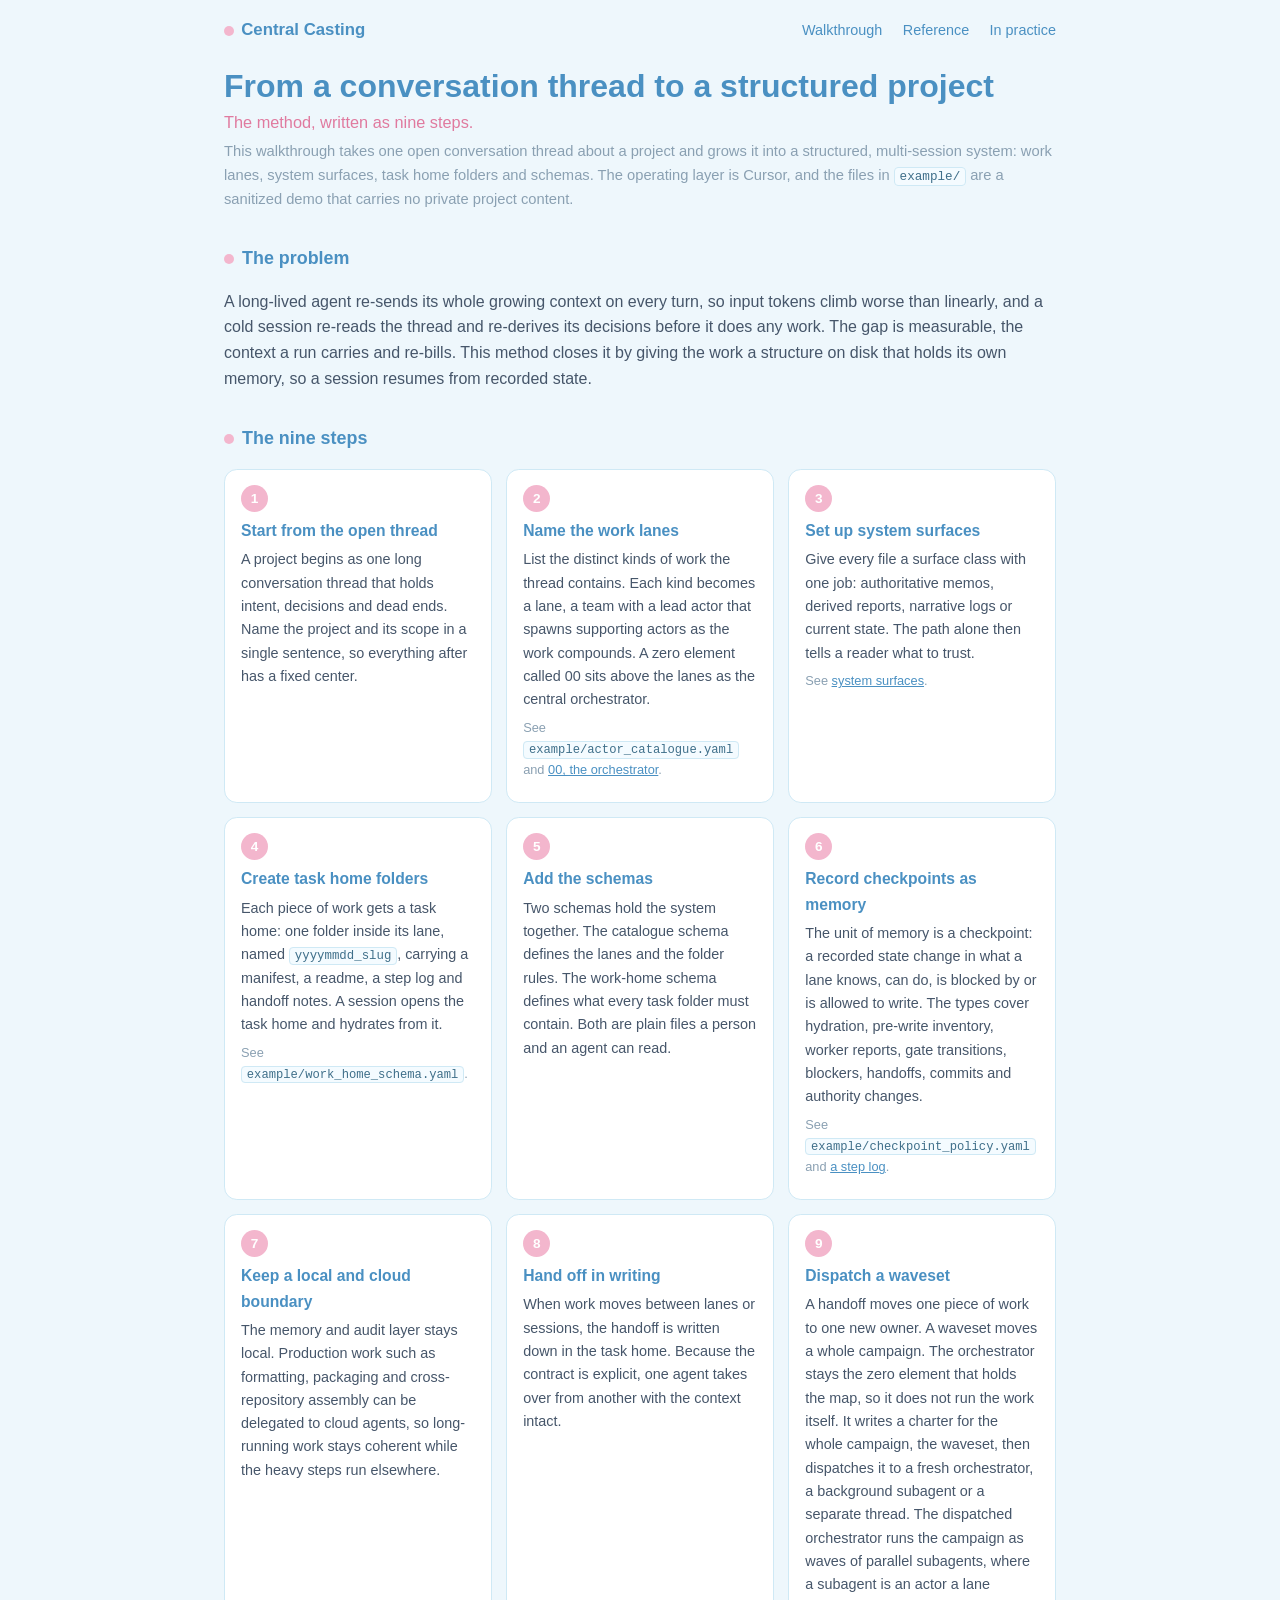
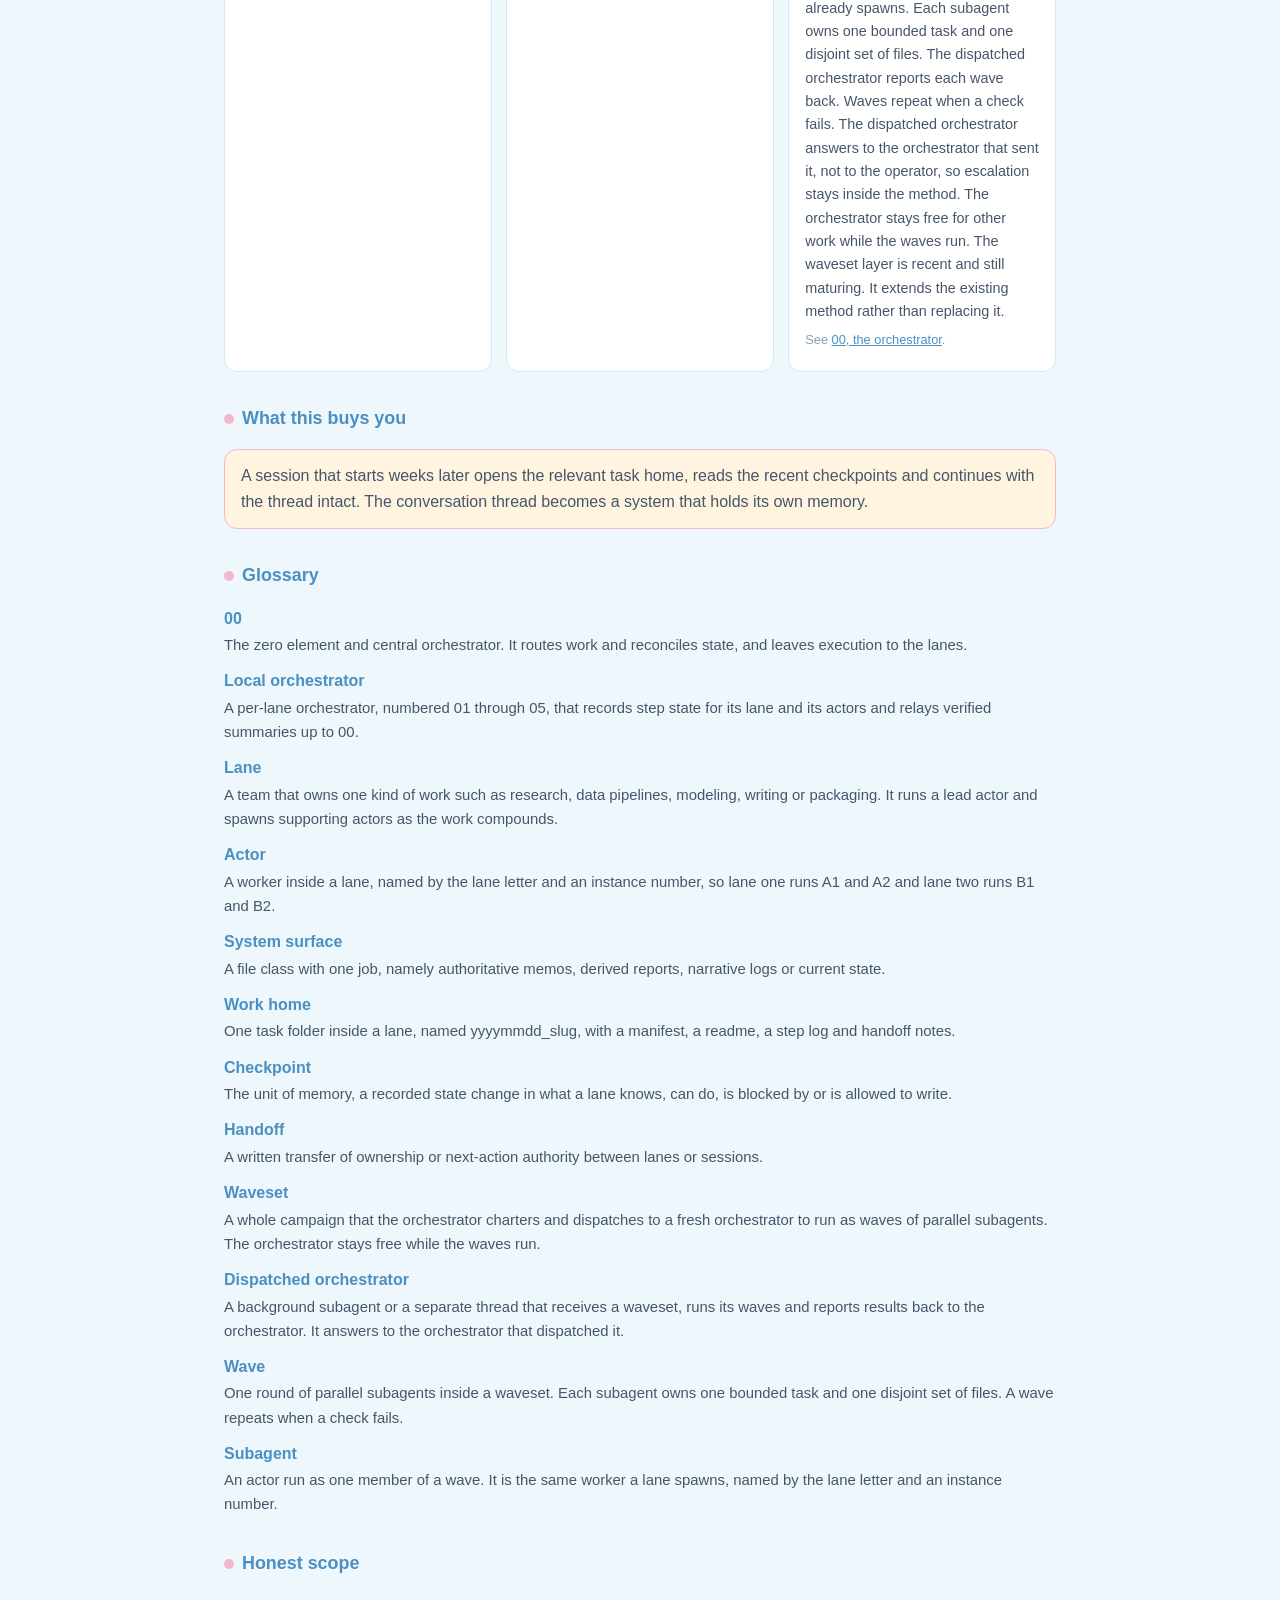
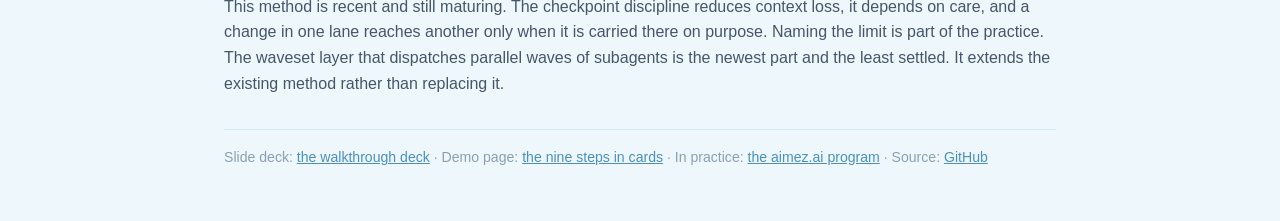
<file: walkthrough.html>
<!DOCTYPE html>
<html lang="en">
<head>
  <meta charset="UTF-8">
  <meta name="viewport" content="width=device-width, initial-scale=1.0">
  <title>Central Casting: from a conversation thread to a structured project</title>
  <link rel="stylesheet" href="style.css">
</head>
<body>
  <header class="site-nav">
    <a class="brand" href="index.html">Central Casting</a>
    <nav>
      <a href="walkthrough-deck.html">Walkthrough</a>
      <a href="reference.html">Reference</a>
      <a href="aimez-program.html">In practice</a>
    </nav>
  </header>
  <main>
    <h1>From a conversation thread to a structured project</h1>
    <p class="subtitle">The method, written as nine steps.</p>
    <p class="scope">This walkthrough takes one open conversation thread about a project and grows it into a structured, multi-session system: work lanes, system surfaces, task home folders and schemas. The operating layer is Cursor, and the files in <code>example/</code> are a sanitized demo that carries no private project content.</p>

    <h2>The problem</h2>
    <p>A long-lived agent re-sends its whole growing context on every turn, so input tokens climb worse than linearly, and a cold session re-reads the thread and re-derives its decisions before it does any work. The gap is measurable, the context a run carries and re-bills. This method closes it by giving the work a structure on disk that holds its own memory, so a session resumes from recorded state.</p>

    <h2>The nine steps</h2>
    <div class="steps">
      <div class="step">
        <span class="num">1</span>
        <h3>Start from the open thread</h3>
        <p>A project begins as one long conversation thread that holds intent, decisions and dead ends. Name the project and its scope in a single sentence, so everything after has a fixed center.</p>
      </div>
      <div class="step">
        <span class="num">2</span>
        <h3>Name the work lanes</h3>
        <p>List the distinct kinds of work the thread contains. Each kind becomes a lane, a team with a lead actor that spawns supporting actors as the work compounds. A zero element called 00 sits above the lanes as the central orchestrator.</p>
        <p class="ref">See <code>example/actor_catalogue.yaml</code> and <a href="example/orchestrator.html">00, the orchestrator</a>.</p>
      </div>
      <div class="step">
        <span class="num">3</span>
        <h3>Set up system surfaces</h3>
        <p>Give every file a surface class with one job: authoritative memos, derived reports, narrative logs or current state. The path alone then tells a reader what to trust.</p>
        <p class="ref">See <a href="example/system-surfaces.html">system surfaces</a>.</p>
      </div>
      <div class="step">
        <span class="num">4</span>
        <h3>Create task home folders</h3>
        <p>Each piece of work gets a task home: one folder inside its lane, named <code>yyyymmdd_slug</code>, carrying a manifest, a readme, a step log and handoff notes. A session opens the task home and hydrates from it.</p>
        <p class="ref">See <code>example/work_home_schema.yaml</code>.</p>
      </div>
      <div class="step">
        <span class="num">5</span>
        <h3>Add the schemas</h3>
        <p>Two schemas hold the system together. The catalogue schema defines the lanes and the folder rules. The work-home schema defines what every task folder must contain. Both are plain files a person and an agent can read.</p>
      </div>
      <div class="step">
        <span class="num">6</span>
        <h3>Record checkpoints as memory</h3>
        <p>The unit of memory is a checkpoint: a recorded state change in what a lane knows, can do, is blocked by or is allowed to write. The types cover hydration, pre-write inventory, worker reports, gate transitions, blockers, handoffs, commits and authority changes.</p>
        <p class="ref">See <code>example/checkpoint_policy.yaml</code> and <a href="example/step-log.html">a step log</a>.</p>
      </div>
      <div class="step">
        <span class="num">7</span>
        <h3>Keep a local and cloud boundary</h3>
        <p>The memory and audit layer stays local. Production work such as formatting, packaging and cross-repository assembly can be delegated to cloud agents, so long-running work stays coherent while the heavy steps run elsewhere.</p>
      </div>
      <div class="step">
        <span class="num">8</span>
        <h3>Hand off in writing</h3>
        <p>When work moves between lanes or sessions, the handoff is written down in the task home. Because the contract is explicit, one agent takes over from another with the context intact.</p>
      </div>
      <div class="step">
        <span class="num">9</span>
        <h3>Dispatch a waveset</h3>
        <p>A handoff moves one piece of work to one new owner. A waveset moves a whole campaign. The orchestrator stays the zero element that holds the map, so it does not run the work itself. It writes a charter for the whole campaign, the waveset, then dispatches it to a fresh orchestrator, a background subagent or a separate thread. The dispatched orchestrator runs the campaign as waves of parallel subagents, where a subagent is an actor a lane already spawns. Each subagent owns one bounded task and one disjoint set of files. The dispatched orchestrator reports each wave back. Waves repeat when a check fails. The dispatched orchestrator answers to the orchestrator that sent it, not to the operator, so escalation stays inside the method. The orchestrator stays free for other work while the waves run. The waveset layer is recent and still maturing. It extends the existing method rather than replacing it.</p>
        <p class="ref">See <a href="example/orchestrator.html">00, the orchestrator</a>.</p>
      </div>
    </div>

    <h2>What this buys you</h2>
    <div class="callout"><p>A session that starts weeks later opens the relevant task home, reads the recent checkpoints and continues with the thread intact. The conversation thread becomes a system that holds its own memory.</p></div>

    <h2>Glossary</h2>
    <dl class="glossary">
      <dt>00</dt><dd>The zero element and central orchestrator. It routes work and reconciles state, and leaves execution to the lanes.</dd>
      <dt>Local orchestrator</dt><dd>A per-lane orchestrator, numbered 01 through 05, that records step state for its lane and its actors and relays verified summaries up to 00.</dd>
      <dt>Lane</dt><dd>A team that owns one kind of work such as research, data pipelines, modeling, writing or packaging. It runs a lead actor and spawns supporting actors as the work compounds.</dd>
      <dt>Actor</dt><dd>A worker inside a lane, named by the lane letter and an instance number, so lane one runs A1 and A2 and lane two runs B1 and B2.</dd>
      <dt>System surface</dt><dd>A file class with one job, namely authoritative memos, derived reports, narrative logs or current state.</dd>
      <dt>Work home</dt><dd>One task folder inside a lane, named yyyymmdd_slug, with a manifest, a readme, a step log and handoff notes.</dd>
      <dt>Checkpoint</dt><dd>The unit of memory, a recorded state change in what a lane knows, can do, is blocked by or is allowed to write.</dd>
      <dt>Handoff</dt><dd>A written transfer of ownership or next-action authority between lanes or sessions.</dd>
      <dt>Waveset</dt><dd>A whole campaign that the orchestrator charters and dispatches to a fresh orchestrator to run as waves of parallel subagents. The orchestrator stays free while the waves run.</dd>
      <dt>Dispatched orchestrator</dt><dd>A background subagent or a separate thread that receives a waveset, runs its waves and reports results back to the orchestrator. It answers to the orchestrator that dispatched it.</dd>
      <dt>Wave</dt><dd>One round of parallel subagents inside a waveset. Each subagent owns one bounded task and one disjoint set of files. A wave repeats when a check fails.</dd>
      <dt>Subagent</dt><dd>An actor run as one member of a wave. It is the same worker a lane spawns, named by the lane letter and an instance number.</dd>
    </dl>

    <h2>Honest scope</h2>
    <p>This method is recent and still maturing. The checkpoint discipline reduces context loss, it depends on care, and a change in one lane reaches another only when it is carried there on purpose. Naming the limit is part of the practice. The waveset layer that dispatches parallel waves of subagents is the newest part and the least settled. It extends the existing method rather than replacing it.</p>

    <p class="foot">Slide deck: <a href="walkthrough-deck.html">the walkthrough deck</a> &middot; Demo page: <a href="index.html">the nine steps in cards</a> &middot; In practice: <a href="aimez-program.html">the aimez.ai program</a> &middot; Source: <a href="https://github.com/GilRaitses/central-casting">GitHub</a></p>
  </main>
</body>
</html>
</file>
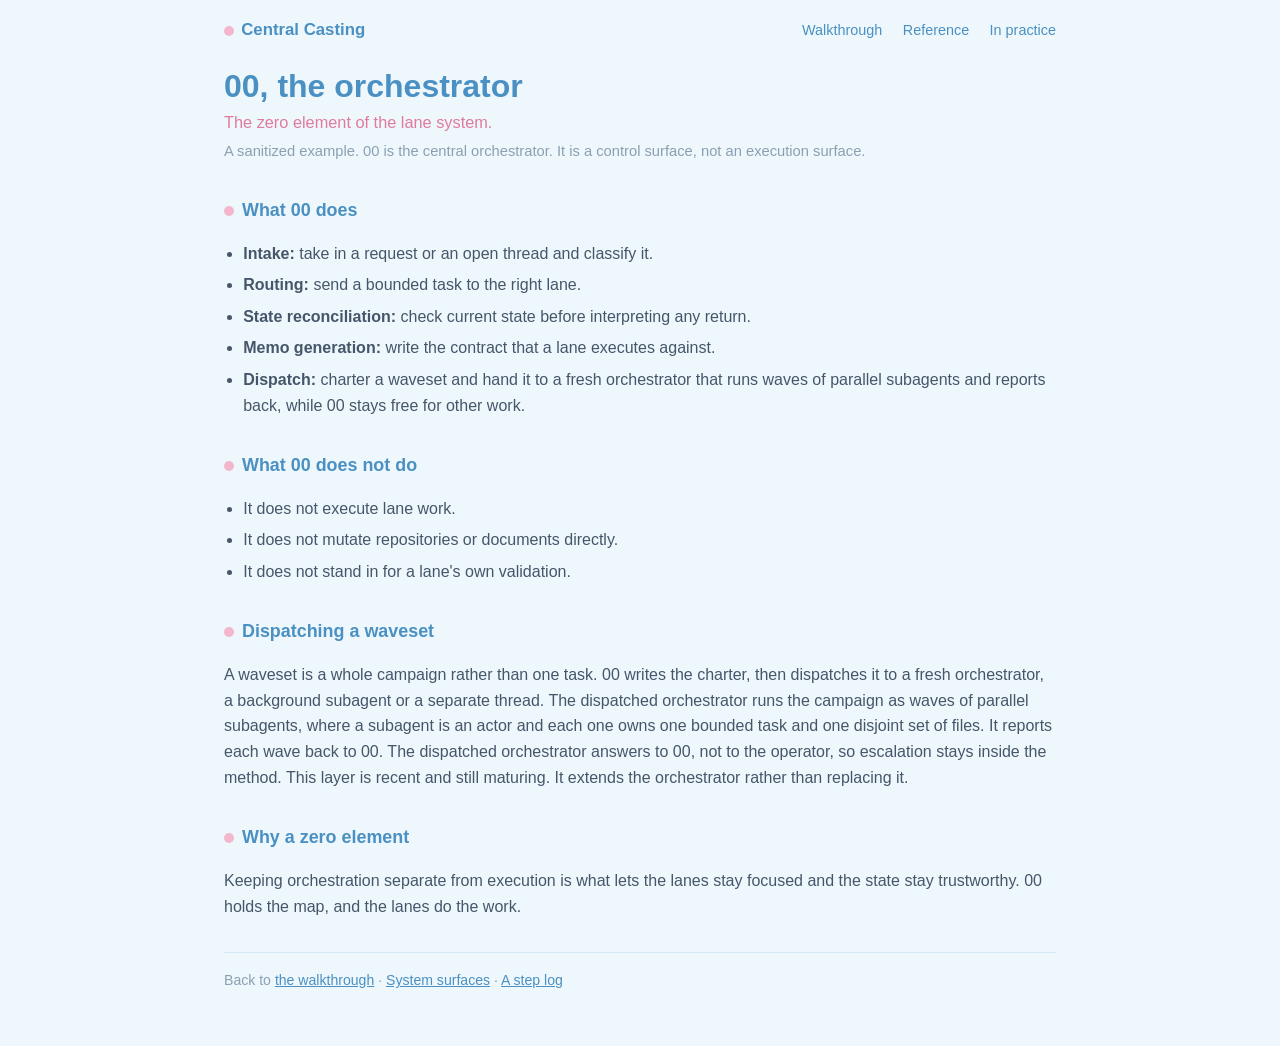
<file: example/orchestrator.html>
<!DOCTYPE html>
<html lang="en">
<head>
  <meta charset="UTF-8">
  <meta name="viewport" content="width=device-width, initial-scale=1.0">
  <title>00, the orchestrator (example)</title>
  <link rel="stylesheet" href="../style.css">
</head>
<body>
  <header class="site-nav">
    <a class="brand" href="../index.html">Central Casting</a>
    <nav>
      <a href="../walkthrough-deck.html">Walkthrough</a>
      <a href="../reference.html">Reference</a>
      <a href="../aimez-program.html">In practice</a>
    </nav>
  </header>
  <main>
    <h1>00, the orchestrator</h1>
    <p class="subtitle">The zero element of the lane system.</p>
    <p class="scope">A sanitized example. 00 is the central orchestrator. It is a control surface, not an execution surface.</p>

    <h2>What 00 does</h2>
    <ul class="plain">
      <li><strong>Intake:</strong> take in a request or an open thread and classify it.</li>
      <li><strong>Routing:</strong> send a bounded task to the right lane.</li>
      <li><strong>State reconciliation:</strong> check current state before interpreting any return.</li>
      <li><strong>Memo generation:</strong> write the contract that a lane executes against.</li>
      <li><strong>Dispatch:</strong> charter a waveset and hand it to a fresh orchestrator that runs waves of parallel subagents and reports back, while 00 stays free for other work.</li>
    </ul>

    <h2>What 00 does not do</h2>
    <ul class="plain">
      <li>It does not execute lane work.</li>
      <li>It does not mutate repositories or documents directly.</li>
      <li>It does not stand in for a lane's own validation.</li>
    </ul>

    <h2>Dispatching a waveset</h2>
    <p>A waveset is a whole campaign rather than one task. 00 writes the charter, then dispatches it to a fresh orchestrator, a background subagent or a separate thread. The dispatched orchestrator runs the campaign as waves of parallel subagents, where a subagent is an actor and each one owns one bounded task and one disjoint set of files. It reports each wave back to 00. The dispatched orchestrator answers to 00, not to the operator, so escalation stays inside the method. This layer is recent and still maturing. It extends the orchestrator rather than replacing it.</p>

    <h2>Why a zero element</h2>
    <p>Keeping orchestration separate from execution is what lets the lanes stay focused and the state stay trustworthy. 00 holds the map, and the lanes do the work.</p>

    <p class="foot">Back to <a href="../walkthrough.html">the walkthrough</a> &middot; <a href="system-surfaces.html">System surfaces</a> &middot; <a href="step-log.html">A step log</a></p>
  </main>
</body>
</html>
</file>
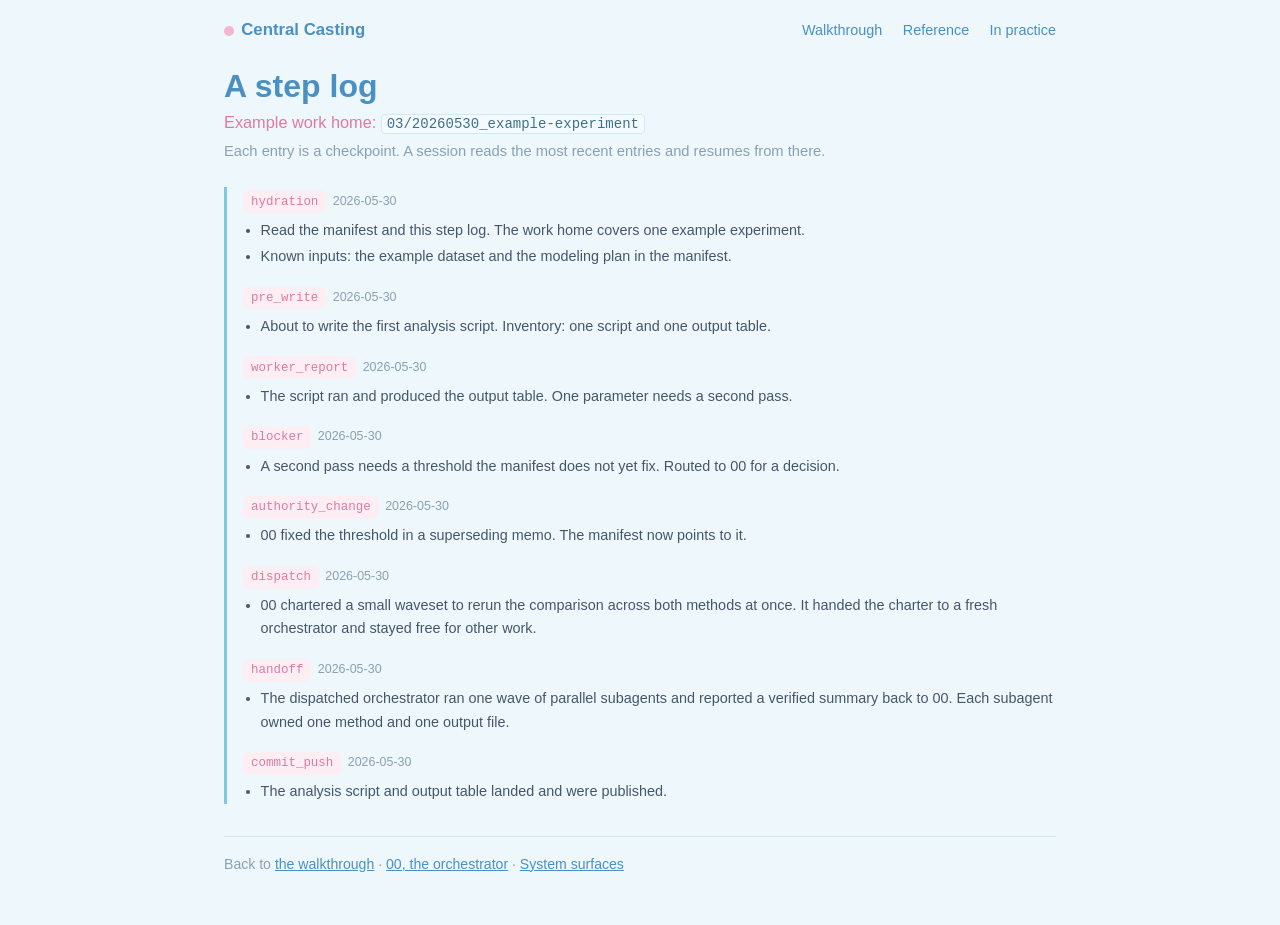
<file: example/step-log.html>
<!DOCTYPE html>
<html lang="en">
<head>
  <meta charset="UTF-8">
  <meta name="viewport" content="width=device-width, initial-scale=1.0">
  <title>STEP_LOG (example work home)</title>
  <link rel="stylesheet" href="../style.css">
</head>
<body>
  <header class="site-nav">
    <a class="brand" href="../index.html">Central Casting</a>
    <nav>
      <a href="../walkthrough-deck.html">Walkthrough</a>
      <a href="../reference.html">Reference</a>
      <a href="../aimez-program.html">In practice</a>
    </nav>
  </header>
  <main>
    <h1>A step log</h1>
    <p class="subtitle">Example work home: <code>03/20260530_example-experiment</code></p>
    <p class="scope">Each entry is a checkpoint. A session reads the most recent entries and resumes from there.</p>

    <div class="timeline">
      <div class="entry">
        <span class="tag">hydration</span><span class="when">2026-05-30</span>
        <ul>
          <li>Read the manifest and this step log. The work home covers one example experiment.</li>
          <li>Known inputs: the example dataset and the modeling plan in the manifest.</li>
        </ul>
      </div>
      <div class="entry">
        <span class="tag">pre_write</span><span class="when">2026-05-30</span>
        <ul>
          <li>About to write the first analysis script. Inventory: one script and one output table.</li>
        </ul>
      </div>
      <div class="entry">
        <span class="tag">worker_report</span><span class="when">2026-05-30</span>
        <ul>
          <li>The script ran and produced the output table. One parameter needs a second pass.</li>
        </ul>
      </div>
      <div class="entry">
        <span class="tag">blocker</span><span class="when">2026-05-30</span>
        <ul>
          <li>A second pass needs a threshold the manifest does not yet fix. Routed to 00 for a decision.</li>
        </ul>
      </div>
      <div class="entry">
        <span class="tag">authority_change</span><span class="when">2026-05-30</span>
        <ul>
          <li>00 fixed the threshold in a superseding memo. The manifest now points to it.</li>
        </ul>
      </div>
      <div class="entry">
        <span class="tag">dispatch</span><span class="when">2026-05-30</span>
        <ul>
          <li>00 chartered a small waveset to rerun the comparison across both methods at once. It handed the charter to a fresh orchestrator and stayed free for other work.</li>
        </ul>
      </div>
      <div class="entry">
        <span class="tag">handoff</span><span class="when">2026-05-30</span>
        <ul>
          <li>The dispatched orchestrator ran one wave of parallel subagents and reported a verified summary back to 00. Each subagent owned one method and one output file.</li>
        </ul>
      </div>
      <div class="entry">
        <span class="tag">commit_push</span><span class="when">2026-05-30</span>
        <ul>
          <li>The analysis script and output table landed and were published.</li>
        </ul>
      </div>
    </div>

    <p class="foot">Back to <a href="../walkthrough.html">the walkthrough</a> &middot; <a href="orchestrator.html">00, the orchestrator</a> &middot; <a href="system-surfaces.html">System surfaces</a></p>
  </main>
</body>
</html>
</file>
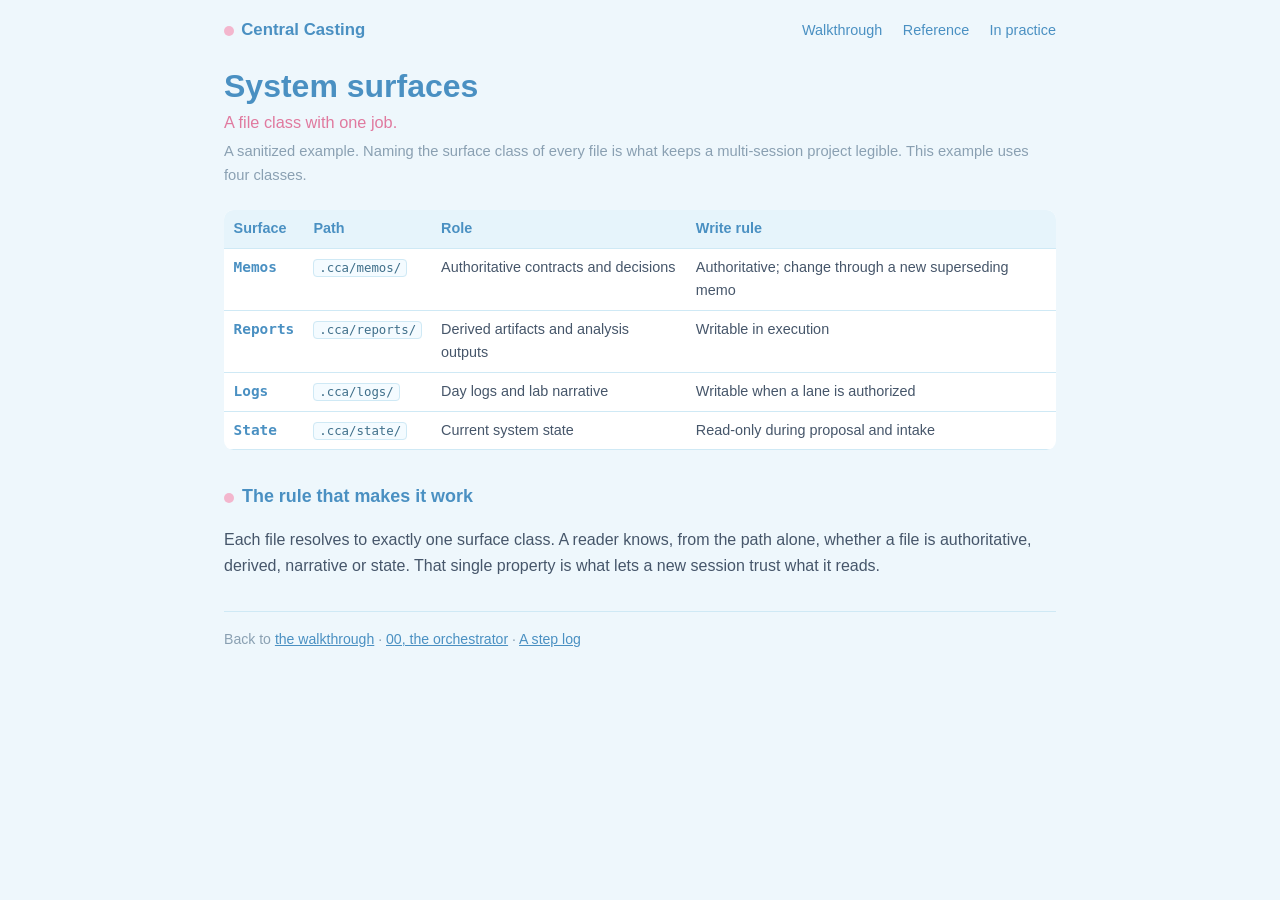
<file: example/system-surfaces.html>
<!DOCTYPE html>
<html lang="en">
<head>
  <meta charset="UTF-8">
  <meta name="viewport" content="width=device-width, initial-scale=1.0">
  <title>Example system surfaces (sanitized demo)</title>
  <link rel="stylesheet" href="../style.css">
</head>
<body>
  <header class="site-nav">
    <a class="brand" href="../index.html">Central Casting</a>
    <nav>
      <a href="../walkthrough-deck.html">Walkthrough</a>
      <a href="../reference.html">Reference</a>
      <a href="../aimez-program.html">In practice</a>
    </nav>
  </header>
  <main>
    <h1>System surfaces</h1>
    <p class="subtitle">A file class with one job.</p>
    <p class="scope">A sanitized example. Naming the surface class of every file is what keeps a multi-session project legible. This example uses four classes.</p>

    <table>
      <tr><th>Surface</th><th>Path</th><th>Role</th><th>Write rule</th></tr>
      <tr><td class="id">Memos</td><td><code>.cca/memos/</code></td><td>Authoritative contracts and decisions</td><td>Authoritative; change through a new superseding memo</td></tr>
      <tr><td class="id">Reports</td><td><code>.cca/reports/</code></td><td>Derived artifacts and analysis outputs</td><td>Writable in execution</td></tr>
      <tr><td class="id">Logs</td><td><code>.cca/logs/</code></td><td>Day logs and lab narrative</td><td>Writable when a lane is authorized</td></tr>
      <tr><td class="id">State</td><td><code>.cca/state/</code></td><td>Current system state</td><td>Read-only during proposal and intake</td></tr>
    </table>

    <h2>The rule that makes it work</h2>
    <p>Each file resolves to exactly one surface class. A reader knows, from the path alone, whether a file is authoritative, derived, narrative or state. That single property is what lets a new session trust what it reads.</p>

    <p class="foot">Back to <a href="../walkthrough.html">the walkthrough</a> &middot; <a href="orchestrator.html">00, the orchestrator</a> &middot; <a href="step-log.html">A step log</a></p>
  </main>
</body>
</html>
</file>
<file: style.css>
/* Central Casting shared style (Cinnamoroll palette) */
:root {
  color-scheme: light dark;
  --bg:#eef7fc; --card:#ffffff; --ink:#46566a; --muted:#8aa0b2;
  --blue:#7ec8e3; --blue-deep:#4a90c2; --pink:#f3b6cd; --pink-deep:#e07a9f;
  --cream:#fff4e0; --border:#cfe9f5; --code-bg:#f4fbff;
}
* { box-sizing: border-box; }
body { font-family: -apple-system, BlinkMacSystemFont, "Helvetica Neue", Arial, sans-serif; line-height: 1.62; color: var(--ink); background: var(--bg); margin: 0; }

.site-nav { display: flex; align-items: center; justify-content: space-between; gap: 0.6rem; flex-wrap: wrap; max-width: 880px; margin: 0 auto; padding: 1rem 1.5rem 0; }
.site-nav .brand { font-weight: 700; color: var(--blue-deep); text-decoration: none; font-size: 1.05rem; }
.site-nav .brand::before { content: ""; display: inline-block; width: 10px; height: 10px; border-radius: 50%; background: var(--pink); margin-right: 0.45rem; vertical-align: middle; }
.site-nav nav a { color: var(--blue-deep); text-decoration: none; font-size: 0.9rem; margin-left: 1rem; }
.site-nav nav a:hover { text-decoration: underline; }

main { max-width: 880px; margin: 0 auto; padding: 1rem 1.5rem 2.5rem; }
h1 { font-size: 2rem; line-height: 1.1; margin: 0.6rem 0 0.3rem; color: var(--blue-deep); font-weight: 700; }
.subtitle { color: var(--pink-deep); margin: 0 0 0.3rem; font-size: 1.02rem; }
.scope, .lede { color: var(--muted); font-size: 0.92rem; margin: 0 0 1.4rem; }
h2 { font-size: 1.12rem; color: var(--blue-deep); margin: 2rem 0 0.5rem; }
h2::before { content: ""; display: inline-block; width: 10px; height: 10px; border-radius: 50%; background: var(--pink); margin-right: 0.5rem; vertical-align: middle; }
h3 { font-size: 0.98rem; color: #3f5161; margin: 1.2rem 0 0.3rem; }
p { color: var(--ink); }
a { color: var(--blue-deep); }

.cols { display: grid; grid-template-columns: repeat(auto-fit, minmax(190px, 1fr)); gap: 0.8rem; margin: 0.8rem 0; }
.col { background: var(--card); border: 1px solid var(--border); border-radius: 0.8rem; padding: 0.85rem 0.95rem; }
.col h4 { margin: 0 0 0.3rem; color: var(--pink-deep); font-size: 0.8rem; letter-spacing: 0.05em; text-transform: uppercase; }
.col p { margin: 0; font-size: 0.88rem; }

.steps { display: grid; grid-template-columns: repeat(auto-fit, minmax(245px, 1fr)); gap: 0.9rem; margin: 1rem 0; }
.step { background: var(--card); border: 1px solid var(--border); border-radius: 0.8rem; padding: 0.9rem 1rem; }
.step .num { display: inline-block; min-width: 1.7rem; height: 1.7rem; line-height: 1.7rem; text-align: center; border-radius: 50%; background: var(--pink); color: #fff; font-weight: 700; font-size: 0.85rem; margin-bottom: 0.4rem; }
.step h3 { margin: 0 0 0.3rem; color: var(--blue-deep); }
.step p { margin: 0 0 0.4rem; font-size: 0.9rem; }
.step .ref { font-size: 0.8rem; color: var(--muted); }
.step .ref code { font-size: 0.95em; }

.callout { background: var(--cream); border: 1px solid var(--pink); border-radius: 0.8rem; padding: 0.8rem 1rem; margin: 1rem 0; }
.callout p { margin: 0; }

table { width: 100%; border-collapse: collapse; margin: 0.6rem 0 1rem; background: var(--card); border-radius: 0.6rem; overflow: hidden; font-size: 0.9rem; }
th, td { text-align: left; padding: 0.45rem 0.6rem; border-bottom: 1px solid var(--border); vertical-align: top; }
th { color: var(--blue-deep); background: #e6f4fb; font-weight: 600; }
td.id { font-family: ui-monospace, Menlo, monospace; color: var(--blue-deep); font-weight: 600; white-space: nowrap; }
td.lt { color: var(--muted); white-space: nowrap; }
.o0 td { background: #fdeef4; }
.retired td { color: var(--muted); }

code { font-family: ui-monospace, Menlo, monospace; background: var(--code-bg); border: 1px solid var(--border); border-radius: 4px; padding: 0.05rem 0.3rem; font-size: 0.86em; color: #3f6f8a; }
pre { background: var(--code-bg); border: 1px solid var(--border); border-radius: 0.6rem; padding: 0.8rem 1rem; overflow-x: auto; }
pre code { background: none; border: none; padding: 0; color: var(--ink); }

dl.glossary dt { font-weight: 600; color: var(--blue-deep); margin-top: 0.7rem; }
dl.glossary dd { margin: 0.1rem 0 0; color: var(--ink); font-size: 0.93rem; }

.timeline { border-left: 3px solid var(--blue); padding-left: 1rem; margin: 0.8rem 0; }
.timeline .entry { margin-bottom: 0.9rem; }
.timeline .tag { display: inline-block; background: #fdeef4; color: var(--pink-deep); border-radius: 6px; padding: 0.08rem 0.5rem; font-size: 0.78rem; font-family: ui-monospace, Menlo, monospace; }
.timeline .when { color: var(--muted); font-size: 0.78rem; margin-left: 0.4rem; }
.timeline ul { margin: 0.35rem 0 0; padding-left: 1.1rem; }
.timeline li { font-size: 0.9rem; margin-bottom: 0.2rem; }

.diagram { background: var(--card); border: 1px solid var(--border); border-radius: 0.9rem; padding: 0.9rem 1rem; margin: 0.7rem 0 0.3rem; }
.diagram svg { width: 100%; height: auto; display: block; }
.cap { color: var(--muted); font-size: 0.82rem; margin: 0.3rem 0 1rem; }

ul.plain { padding-left: 1.2rem; }
ul.plain li { margin-bottom: 0.35rem; }

.foot { margin-top: 2rem; padding-top: 1rem; border-top: 1px solid var(--border); color: var(--muted); font-size: 0.88rem; }
.foot a { color: var(--blue-deep); }

@media (prefers-color-scheme: dark) {
  :root {
    --bg:#0e141b; --card:#161b24; --ink:#e6e9f0; --muted:#98a2b3;
    --blue:#7ec8e3; --blue-deep:#8ab6e8; --pink:#f3b6cd; --pink-deep:#e58fb0;
    --cream:#241c25; --border:#232c38; --code-bg:#11161e;
  }
  h3 { color: #cfd8e3; }
  th { background: #1b2632; color: var(--blue-deep); }
  code { color: #9fcbe0; }
  .timeline .tag { background: #2a2030; color: var(--pink-deep); }
  .o0 td { background: #2a2030; }
  .diagram svg rect { fill: #1f2733; }
  .diagram svg text { fill: #dbe2ec; }
}
</file>
